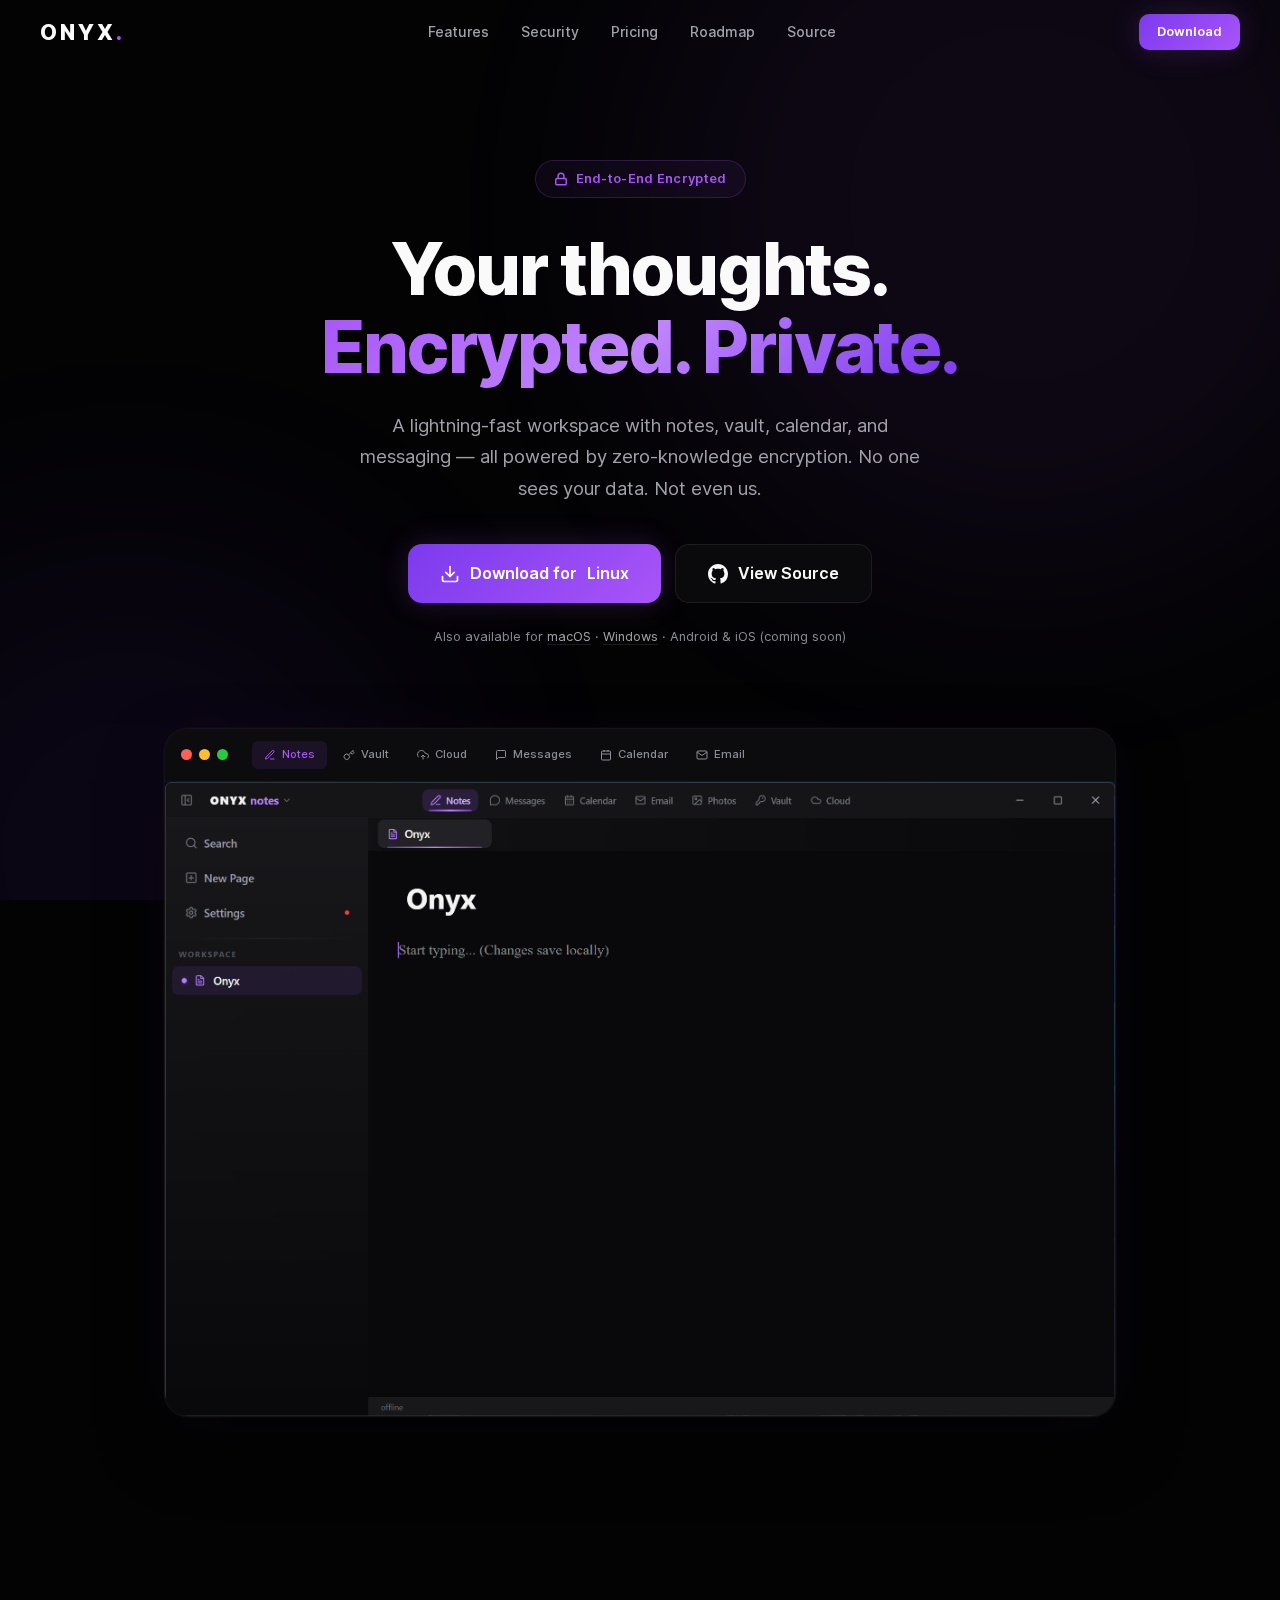
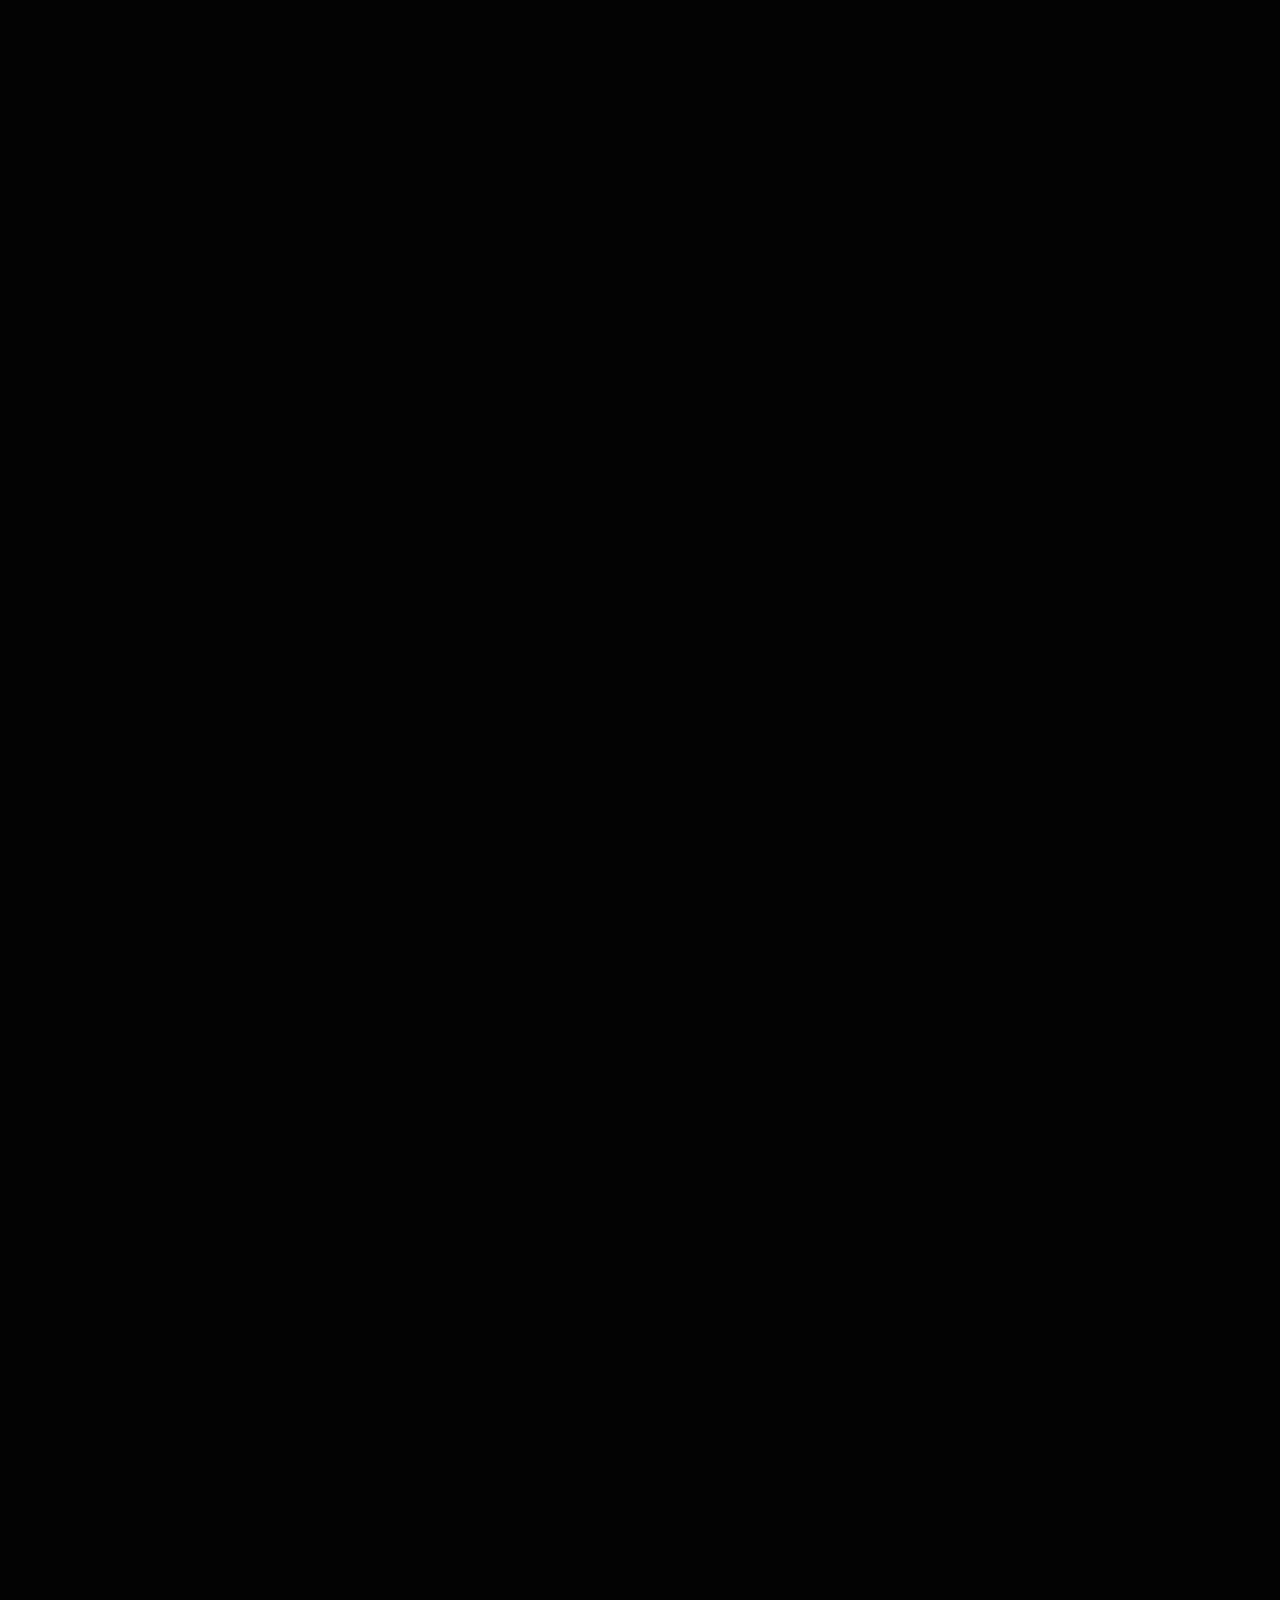
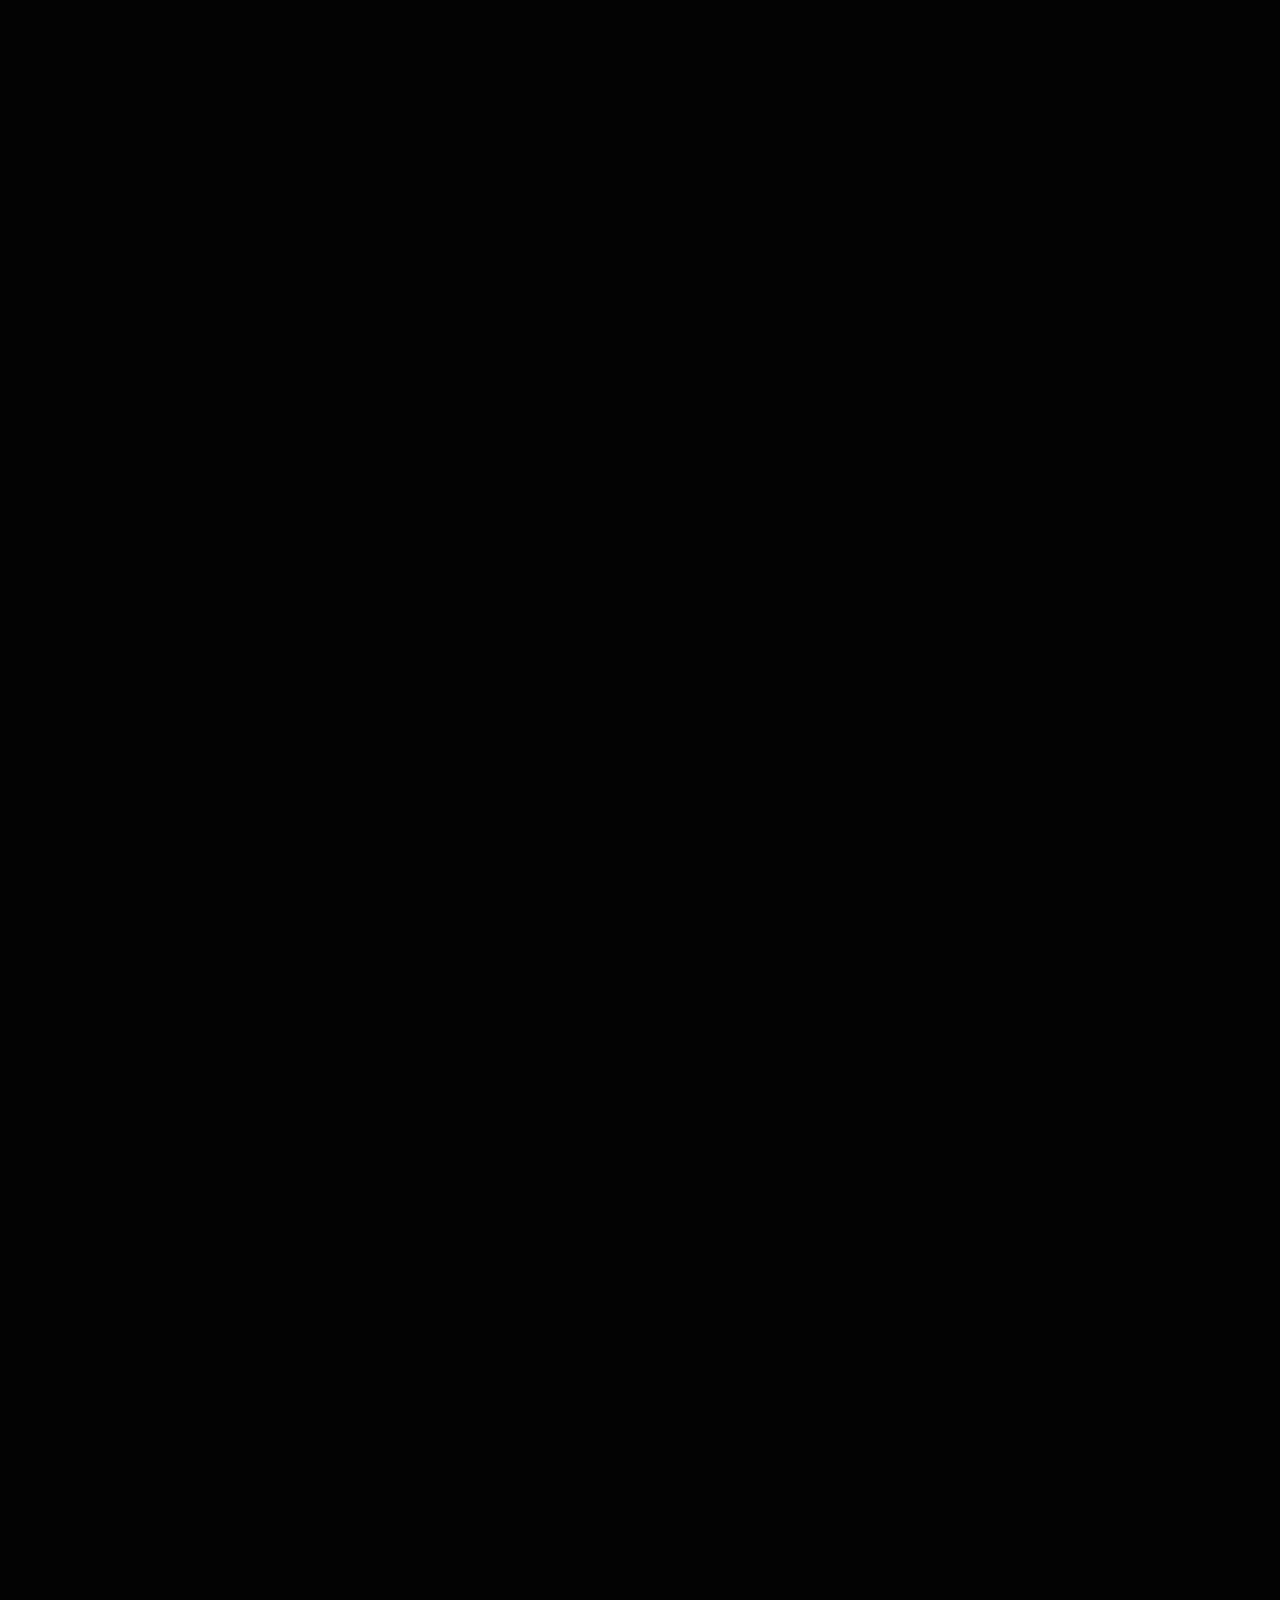
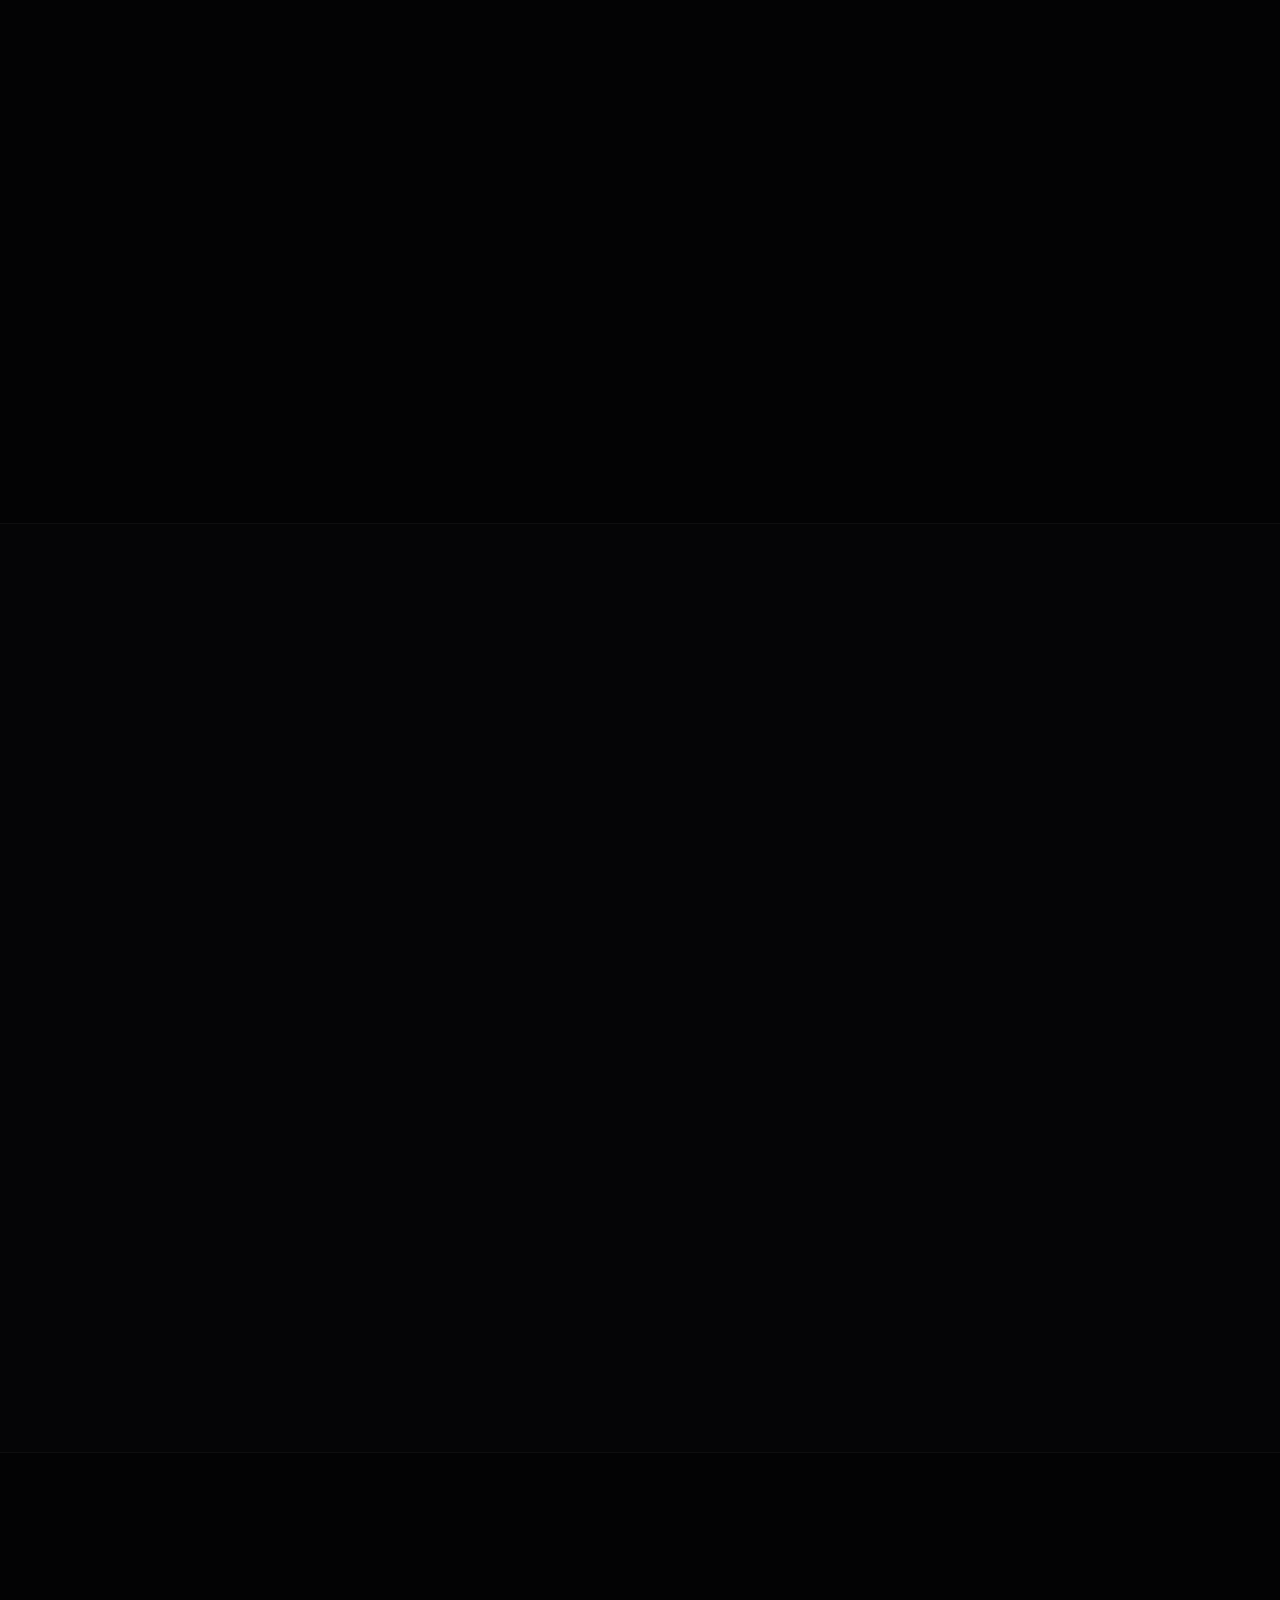
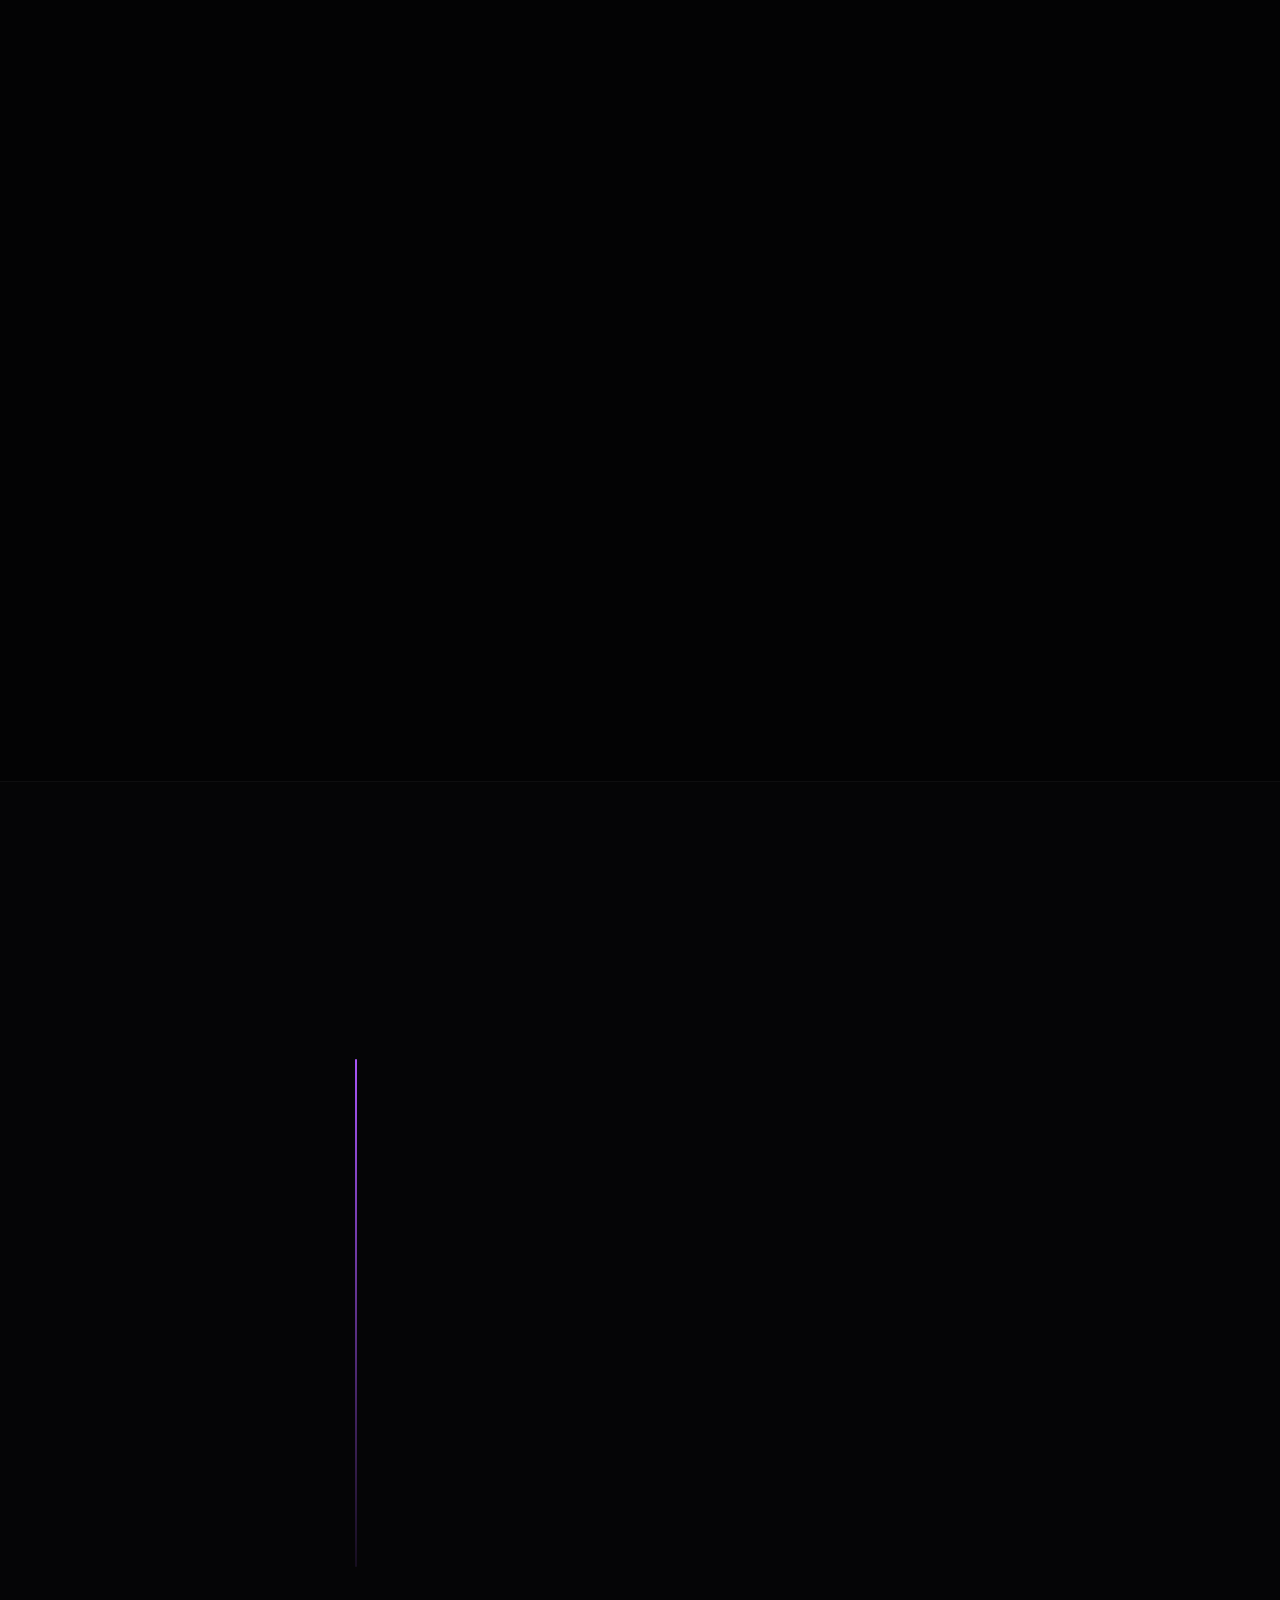
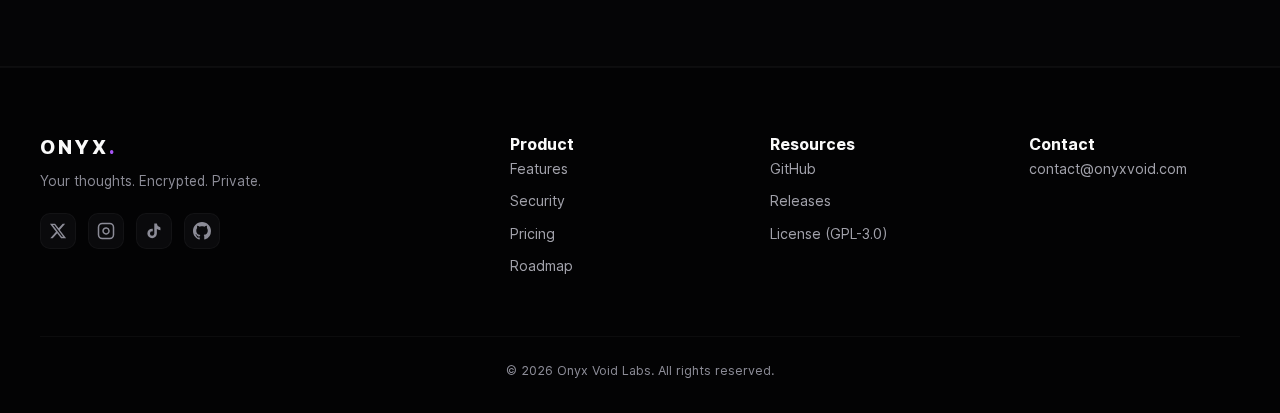
<file: index.html>
<!DOCTYPE html>
<html lang="en">

<head>
    <meta charset="UTF-8">
    <meta name="viewport" content="width=device-width, initial-scale=1.0">
    <title>ONYX — Encrypted Notes, Vault & Messaging</title>
    <meta name="description"
        content="End-to-end encrypted notes, password vault, calendar, and messaging. Zero-knowledge architecture. Your data, truly yours.">
    <meta name="keywords"
        content="encrypted notes, E2EE, zero-knowledge, markdown editor, password vault, private messaging, Onyx">
    <meta property="og:title" content="ONYX — Your thoughts. Encrypted.">
    <meta property="og:description" content="End-to-end encrypted notes, vault & messaging. Zero-knowledge by design.">
    <meta property="og:type" content="website">
    <meta property="og:url" content="https://onyxvoid.com">
    <link rel="preconnect" href="https://fonts.googleapis.com">
    <link rel="preconnect" href="https://fonts.gstatic.com" crossorigin>
    <link href="https://fonts.googleapis.com/css2?family=Inter:wght@300;400;500;600;700;800;900&display=swap"
        rel="stylesheet">
    <link rel="stylesheet" href="style.css">
    <link rel="icon" type="image/x-icon" href="assets/favicon.ico">
    <link rel="apple-touch-icon" sizes="180x180" href="assets/icon.png">
    <link rel="icon" type="image/png" sizes="32x32" href="assets/favicon-32x32.png">
    <link rel="icon" type="image/png" sizes="16x16" href="assets/favicon-16x16.png">
</head>

<body>

    <!-- Ambient glow -->
    <div class="ambient" aria-hidden="true">
        <div class="orb orb-1"></div>
        <div class="orb orb-2"></div>
    </div>

    <!-- Nav -->
    <nav id="nav">
        <div class="nav-inner">
            <a href="#" class="logo">ONYX<span class="dot">.</span></a>
            <div class="nav-links" id="navLinks">
                <a href="#features">Features</a>
                <a href="#security">Security</a>
                <a href="#pricing">Pricing</a>
                <a href="#roadmap">Roadmap</a>
                <a href="https://github.com/Onyx-Void-Labs/onyx" target="_blank" rel="noopener">Source</a>
            </div>
            <a href="#hero" class="btn btn-sm btn-primary nav-cta" id="navDownload">Download</a>
            <button class="nav-toggle" id="navToggle" aria-label="Toggle menu">
                <span></span><span></span><span></span>
            </button>
        </div>
    </nav>

    <main>

        <!-- ─── Hero ─── -->
        <section class="hero" id="hero">
            <div class="hero-badge reveal">
                <svg width="14" height="14" viewBox="0 0 24 24" fill="none" stroke="currentColor" stroke-width="2.5"
                    stroke-linecap="round" stroke-linejoin="round">
                    <rect x="3" y="11" width="18" height="11" rx="2" ry="2" />
                    <path d="M7 11V7a5 5 0 0 1 10 0v4" />
                </svg>
                End-to-End Encrypted
            </div>
            <h1 class="reveal">Your thoughts.<br><span class="gradient">Encrypted. Private.</span></h1>
            <p class="hero-sub reveal">A lightning-fast workspace with notes, vault, calendar, and messaging — all
                powered by zero-knowledge encryption. No one sees your data. Not even us.</p>
            <div class="hero-cta reveal">
                <a href="#" class="btn btn-primary btn-lg" id="downloadBtn">
                    <svg id="downloadIcon" width="20" height="20" viewBox="0 0 24 24" fill="none" stroke="currentColor"
                        stroke-width="2" stroke-linecap="round" stroke-linejoin="round">
                        <path d="M21 15v4a2 2 0 0 1-2 2H5a2 2 0 0 1-2-2v-4" />
                        <polyline points="7 10 12 15 17 10" />
                        <line x1="12" y1="15" x2="12" y2="3" />
                    </svg>
                    Download for <span id="osName">Windows</span>
                </a>
                <a href="https://github.com/Onyx-Void-Labs/onyx" class="btn btn-ghost btn-lg" target="_blank"
                    rel="noopener">
                    <svg width="20" height="20" viewBox="0 0 24 24" fill="currentColor">
                        <path
                            d="M12 0C5.37 0 0 5.37 0 12c0 5.31 3.435 9.795 8.205 11.385.6.105.825-.255.825-.57 0-.285-.015-1.23-.015-2.235-3.015.555-3.795-.735-4.035-1.41-.135-.345-.72-1.41-1.23-1.695-.42-.225-1.02-.78-.015-.795.945-.015 1.62.87 1.845 1.23 1.08 1.815 2.805 1.305 3.495.99.105-.78.42-1.305.765-1.605-2.67-.3-5.46-1.335-5.46-5.925 0-1.305.465-2.385 1.23-3.225-.12-.3-.54-1.53.12-3.18 0 0 1.005-.315 3.3 1.23.96-.27 1.98-.405 3-.405s2.04.135 3 .405c2.295-1.56 3.3-1.23 3.3-1.23.66 1.65.24 2.88.12 3.18.765.84 1.23 1.905 1.23 3.225 0 4.605-2.805 5.625-5.475 5.925.435.375.81 1.095.81 2.22 0 1.605-.015 2.895-.015 3.3 0 .315.225.69.825.57A12.02 12.02 0 0 0 24 12c0-6.63-5.37-12-12-12z" />
                    </svg>
                    View Source
                </a>
            </div>
            <p class="hero-platforms reveal">Also available for
                <a href="#" id="macLink">macOS</a> ·
                <a href="#" id="linuxLink">Linux</a> ·
                <span class="muted">Android & iOS <em>(coming soon)</em></span>
            </p>
        </section>

        <!-- ─── App Preview ─── -->
        <section class="preview reveal">
            <div class="preview-window">
                <div class="pw-bar">
                    <div class="pw-dots"><span></span><span></span><span></span></div>
                    <div class="pw-tabs">
                        <span class="pw-tab active" data-tab="notes" data-color="purple">
                            <svg width="12" height="12" viewBox="0 0 24 24" fill="none" stroke="currentColor"
                                stroke-width="2">
                                <path d="M12 20h9" />
                                <path d="M16.5 3.5a2.121 2.121 0 0 1 3 3L7 19l-4 1 1-4L16.5 3.5z" />
                            </svg>
                            Notes
                        </span>
                        <span class="pw-tab" data-tab="vault" data-color="purple">
                            <svg width="12" height="12" viewBox="0 0 24 24" fill="none" stroke="currentColor"
                                stroke-width="2">
                                <path
                                    d="M21 2l-2 2m-7.61 7.61a5.5 5.5 0 1 1-7.778 7.778 5.5 5.5 0 0 1 7.777-7.777zm0 0L15.5 7.5m0 0l3 3L22 7l-3-3m-3.5 3.5L19 4" />
                            </svg>
                            Vault
                        </span>
                        <span class="pw-tab" data-tab="cloud" data-color="blue">
                            <svg width="12" height="12" viewBox="0 0 24 24" fill="none" stroke="currentColor"
                                stroke-width="2">
                                <polyline points="16 16 12 12 8 16" />
                                <line x1="12" y1="12" x2="12" y2="21" />
                                <path d="M20.39 18.39A5 5 0 0 0 18 9h-1.26A8 8 0 1 0 3 16.3" />
                            </svg>
                            Cloud
                        </span>
                        <span class="pw-tab" data-tab="messages" data-color="blue">
                            <svg width="12" height="12" viewBox="0 0 24 24" fill="none" stroke="currentColor"
                                stroke-width="2">
                                <path d="M21 15a2 2 0 0 1-2 2H7l-4 4V5a2 2 0 0 1 2-2h14a2 2 0 0 1 2 2z" />
                            </svg>
                            Messages
                        </span>
                        <span class="pw-tab" data-tab="calendar" data-color="green">
                            <svg width="12" height="12" viewBox="0 0 24 24" fill="none" stroke="currentColor"
                                stroke-width="2">
                                <rect x="3" y="4" width="18" height="18" rx="2" ry="2" />
                                <line x1="16" y1="2" x2="16" y2="6" />
                                <line x1="8" y1="2" x2="8" y2="6" />
                                <line x1="3" y1="10" x2="21" y2="10" />
                            </svg>
                            Calendar
                        </span>
                        <span class="pw-tab" data-tab="email" data-color="amber">
                            <svg width="12" height="12" viewBox="0 0 24 24" fill="none" stroke="currentColor"
                                stroke-width="2">
                                <path d="M4 4h16c1.1 0 2 .9 2 2v12c0 1.1-.9 2-2 2H4c-1.1 0-2-.9-2-2V6c0-1.1.9-2 2-2z" />
                                <polyline points="22,6 12,13 2,6" />
                            </svg>
                            Email
                        </span>
                    </div>
                </div>
                <div class="pw-body">
                    <img class="pw-slide active" data-tab="notes" src="assets/Notes.png" alt="Onyx Notes">
                    <img class="pw-slide" data-tab="vault" src="assets/Vault.png" alt="Onyx Vault">
                    <img class="pw-slide" data-tab="cloud" src="assets/Cloud.png" alt="Onyx Cloud">
                    <img class="pw-slide" data-tab="messages" src="assets/Messages.png" alt="Onyx Messages">
                    <img class="pw-slide" data-tab="calendar" src="assets/Calendar.png" alt="Onyx Calendar">
                    <img class="pw-slide" data-tab="email" src="assets/Email.png" alt="Onyx Email">
                </div>
            </div>
        </section>

        <!-- ─── Features ─── -->
        <section id="features" class="section">
            <div class="section-header reveal">
                <h2>Built for <span class="gradient">everything you do</span></h2>
                <p>One encrypted workspace. Notes, messages, calendar, email, vault, and cloud — all private by default.
                </p>
            </div>
            <div class="features-grid">
                <div class="f-card reveal" style="--accent: #a855f7;">
                    <div class="f-icon">
                        <svg width="24" height="24" viewBox="0 0 24 24" fill="none" stroke="currentColor"
                            stroke-width="1.5">
                            <path d="M12 20h9" />
                            <path d="M16.5 3.5a2.121 2.121 0 0 1 3 3L7 19l-4 1 1-4L16.5 3.5z" />
                        </svg>
                    </div>
                    <h3>Notes</h3>
                    <p>Distraction-free Markdown editor with full GFM support, code blocks, LaTeX math, and instant
                        formatting.</p>
                    <span class="f-status live">Available Now</span>
                </div>
                <div class="f-card reveal" style="--accent: #a855f7;">
                    <div class="f-icon">
                        <svg width="24" height="24" viewBox="0 0 24 24" fill="none" stroke="currentColor"
                            stroke-width="1.5">
                            <path
                                d="M21 2l-2 2m-7.61 7.61a5.5 5.5 0 1 1-7.778 7.778 5.5 5.5 0 0 1 7.777-7.777zm0 0L15.5 7.5m0 0l3 3L22 7l-3-3m-3.5 3.5L19 4" />
                        </svg>
                    </div>
                    <h3>Vault</h3>
                    <p>Zero-knowledge password manager with breach monitoring, auto-fill, and tamper-proof storage.</p>
                    <span class="f-status live">Available Now</span>
                </div>
                <div class="f-card reveal" style="--accent: #06b6d4;">
                    <div class="f-icon">
                        <svg width="24" height="24" viewBox="0 0 24 24" fill="none" stroke="currentColor"
                            stroke-width="1.5">
                            <polyline points="16 16 12 12 8 16" />
                            <line x1="12" y1="12" x2="12" y2="21" />
                            <path d="M20.39 18.39A5 5 0 0 0 18 9h-1.26A8 8 0 1 0 3 16.3" />
                        </svg>
                    </div>
                    <h3>Cloud Sync</h3>
                    <p>Real-time encrypted sync across every device. Your data travels through a stateless relay — no
                        logs, no metadata.</p>
                    <div class="f-preview"><img src="assets/Cloud.png" alt="Onyx Cloud Sync" loading="lazy"></div>
                    <span class="f-status live">Available Now</span>
                </div>
                <div class="f-card reveal" style="--accent: #3b82f6;">
                    <div class="f-icon">
                        <svg width="24" height="24" viewBox="0 0 24 24" fill="none" stroke="currentColor"
                            stroke-width="1.5">
                            <path d="M21 15a2 2 0 0 1-2 2H7l-4 4V5a2 2 0 0 1 2-2h14a2 2 0 0 1 2 2z" />
                        </svg>
                    </div>
                    <h3>Messages</h3>
                    <p>Signal-level encrypted messaging with servers, channels, and voice — all private by default.</p>
                    <div class="f-preview"><img src="assets/Messages.png" alt="Onyx Messages" loading="lazy"></div>
                    <span class="f-status soon">Coming Soon</span>
                </div>
                <div class="f-card reveal" style="--accent: #22c55e;">
                    <div class="f-icon">
                        <svg width="24" height="24" viewBox="0 0 24 24" fill="none" stroke="currentColor"
                            stroke-width="1.5">
                            <rect x="3" y="4" width="18" height="18" rx="2" ry="2" />
                            <line x1="16" y1="2" x2="16" y2="6" />
                            <line x1="8" y1="2" x2="8" y2="6" />
                            <line x1="3" y1="10" x2="21" y2="10" />
                        </svg>
                    </div>
                    <h3>Calendar</h3>
                    <p>Schedule, agenda, and task tracking — encrypted end-to-end and synced across your workspace.</p>
                    <div class="f-preview"><img src="assets/Calendar.png" alt="Onyx Calendar" loading="lazy"></div>
                    <span class="f-status soon">Coming Soon</span>
                </div>
                <div class="f-card reveal" style="--accent: #f59e0b;">
                    <div class="f-icon">
                        <svg width="24" height="24" viewBox="0 0 24 24" fill="none" stroke="currentColor"
                            stroke-width="1.5">
                            <path d="M4 4h16c1.1 0 2 .9 2 2v12c0 1.1-.9 2-2 2H4c-1.1 0-2-.9-2-2V6c0-1.1.9-2 2-2z" />
                            <polyline points="22,6 12,13 2,6" />
                        </svg>
                    </div>
                    <h3>Email</h3>
                    <p>Private IMAP &amp; SMTP with client-side encryption via Rust backend. Your inbox, truly yours.
                    </p>
                    <div class="f-preview"><img src="assets/Email.png" alt="Onyx Email" loading="lazy"></div>
                    <span class="f-status soon">Coming Soon</span>
                </div>
            </div>
        </section>

        <!-- ─── Security ─── -->
        <section id="security" class="section section-dark">
            <div class="section-header reveal">
                <h2>Security that's <span class="gradient">non-negotiable</span></h2>
                <p>Built from the ground up with a zero-trust architecture. Every byte is encrypted before it leaves
                    your device.</p>
            </div>
            <div class="security-grid">
                <div class="s-card reveal">
                    <div class="s-icon">
                        <svg width="28" height="28" viewBox="0 0 24 24" fill="none" stroke="#a855f7" stroke-width="1.5">
                            <path d="M12 22s8-4 8-10V5l-8-3-8 3v7c0 6 8 10 8 10z" />
                        </svg>
                    </div>
                    <h3>End-to-End Encryption</h3>
                    <p>AES-256-GCM encryption with PBKDF2-derived keys. Your master password never leaves your device.
                        Even if our servers are breached, your data remains unreadable.</p>
                </div>
                <div class="s-card reveal">
                    <div class="s-icon">
                        <svg width="28" height="28" viewBox="0 0 24 24" fill="none" stroke="#a855f7" stroke-width="1.5">
                            <circle cx="12" cy="12" r="10" />
                            <path d="M9.09 9a3 3 0 0 1 5.83 1c0 2-3 3-3 3" />
                            <line x1="12" y1="17" x2="12.01" y2="17" />
                        </svg>
                    </div>
                    <h3>Zero-Knowledge Architecture</h3>
                    <p>We mathematically cannot access your data. No backdoors, no master keys, no exceptions. What you
                        store is visible only to you.</p>
                </div>
                <div class="s-card reveal">
                    <div class="s-icon">
                        <svg width="28" height="28" viewBox="0 0 24 24" fill="none" stroke="#a855f7" stroke-width="1.5">
                            <path d="M22 12h-4l-3 9L9 3l-3 9H2" />
                        </svg>
                    </div>
                    <h3>Stateless Relay</h3>
                    <p>Emails and sync traffic are dispatched through a stateless relay. No metadata, no content, no IP
                        addresses are ever logged. Privacy at the infrastructure level.</p>
                </div>
                <div class="s-card reveal">
                    <div class="s-icon">
                        <svg width="28" height="28" viewBox="0 0 24 24" fill="none" stroke="#a855f7" stroke-width="1.5">
                            <path d="M18 13v6a2 2 0 0 1-2 2H5a2 2 0 0 1-2-2V8a2 2 0 0 1 2-2h6" />
                            <polyline points="15 3 21 3 21 9" />
                            <line x1="10" y1="14" x2="21" y2="3" />
                        </svg>
                    </div>
                    <h3>Open Source</h3>
                    <p>Every line of code is open for inspection under GPL-3.0. Audit it, fork it, verify it yourself.
                        Trust through transparency, not promises.</p>
                </div>
            </div>
        </section>

        <!-- ─── Pricing ─── -->
        <section id="pricing" class="section">
            <div class="section-header reveal">
                <h2>Simple, honest <span class="gradient">pricing</span></h2>
                <p>No hidden fees. No data mining. Just straightforward storage for your encrypted workspace.</p>
            </div>
            <div class="pricing-grid">
                <div class="p-card reveal" style="--plan-color: #a1a1aa; --plan-glow: rgba(161, 161, 170, 0.15);">
                    <div class="p-icon-wrap">
                        <svg width="20" height="20" viewBox="0 0 24 24" fill="none" stroke="currentColor"
                            stroke-width="1.5">
                            <path d="M20 21v-2a4 4 0 0 0-4-4H8a4 4 0 0 0-4 4v2" />
                            <circle cx="12" cy="7" r="4" />
                        </svg>
                    </div>
                    <h3>Starter</h3>
                    <div class="p-price">Free</div>
                    <p class="p-desc">Get started with encrypted notes and vault.</p>
                    <ul class="p-features">
                        <li>1 GB encrypted storage</li>
                        <li>Unlimited notes</li>
                        <li>Password vault</li>
                        <li>E2E encryption</li>
                        <li>Works offline, always</li>
                    </ul>
                    <a href="#hero" class="btn btn-ghost btn-block">Get Started</a>
                </div>
                <div class="p-card reveal" style="--plan-color: #34d399; --plan-glow: rgba(52, 211, 153, 0.15);">
                    <div class="p-icon-wrap">
                        <svg width="20" height="20" viewBox="0 0 24 24" fill="none" stroke="currentColor"
                            stroke-width="1.5">
                            <polyline points="20 6 9 17 4 12" />
                        </svg>
                    </div>
                    <h3>Basic</h3>
                    <div class="p-price">$1 <span>AUD/mo</span></div>
                    <p class="p-desc">More space for your growing workspace.</p>
                    <ul class="p-features">
                        <li>25 GB encrypted storage</li>
                        <li>Everything in Starter</li>
                        <li>Cloud sync across devices</li>
                        <li>Priority relay access</li>
                    </ul>
                    <a href="#hero" class="btn btn-ghost btn-block">Download Onyx</a>
                </div>
                <div class="p-card reveal" style="--plan-color: #60a5fa; --plan-glow: rgba(96, 165, 250, 0.15);">
                    <div class="p-icon-wrap">
                        <svg width="20" height="20" viewBox="0 0 24 24" fill="none" stroke="currentColor"
                            stroke-width="1.5">
                            <polygon
                                points="12 2 15.09 8.26 22 9.27 17 14.14 18.18 21.02 12 17.77 5.82 21.02 7 14.14 2 9.27 8.91 8.26 12 2" />
                        </svg>
                    </div>
                    <h3>Pro</h3>
                    <div class="p-price">$2 <span>AUD/mo</span></div>
                    <p class="p-desc">For power users who need more room.</p>
                    <ul class="p-features">
                        <li>50 GB encrypted storage</li>
                        <li>Everything in Basic</li>
                        <li>Advanced search</li>
                        <li>24/7 support</li>
                    </ul>
                    <a href="#hero" class="btn btn-ghost btn-block">Download Onyx</a>
                </div>
                <div class="p-card featured reveal"
                    style="--plan-color: #a855f7; --plan-glow: rgba(168, 85, 247, 0.2);">
                    <div class="p-badge">Best Value</div>
                    <div class="p-icon-wrap">
                        <svg width="20" height="20" viewBox="0 0 24 24" fill="none" stroke="currentColor"
                            stroke-width="1.5">
                            <path d="M2 4l3 12h14l3-12-5.5 4L12 2l-4.5 6L2 4z" />
                            <path d="M5 16l-1 4h16l-1-4" />
                        </svg>
                    </div>
                    <h3>Ultra</h3>
                    <div class="p-price">$3 <span>AUD/mo</span></div>
                    <p class="p-desc">Maximum storage. Maximum privacy.</p>
                    <ul class="p-features">
                        <li>200 GB encrypted storage</li>
                        <li>Everything in Pro</li>
                        <li>AI assistant</li>
                        <li>Early access to features</li>
                    </ul>
                    <a href="#hero" class="btn btn-primary btn-block">Download Onyx</a>
                </div>
            </div>
        </section>

        <!-- ─── Roadmap ─── -->
        <section id="roadmap" class="section section-dark">
            <div class="section-header reveal">
                <h2>What's <span class="gradient">next</span></h2>
                <p>Onyx is in active development. Here's where we're headed.</p>
            </div>
            <div class="timeline">
                <div class="tl-item reveal">
                    <div class="tl-dot active"></div>
                    <div class="tl-content">
                        <span class="tl-label current">Current</span>
                        <h4>Alpha</h4>
                        <p>Notes, Vault, Cloud Sync, and core E2EE infrastructure. Available on Windows, macOS, and
                            Linux.</p>
                    </div>
                </div>
                <div class="tl-item reveal">
                    <div class="tl-dot"></div>
                    <div class="tl-content">
                        <span class="tl-label">Q2 2026</span>
                        <h4>Beta</h4>
                        <p>Encrypted messaging with servers and channels. Calendar integration. Public release
                            candidate.</p>
                    </div>
                </div>
                <div class="tl-item reveal">
                    <div class="tl-dot"></div>
                    <div class="tl-content">
                        <span class="tl-label">Q3 2026</span>
                        <h4>Mobile</h4>
                        <p>Android app launch, followed by iOS. Full sync with desktop workspace.</p>
                    </div>
                </div>
                <div class="tl-item reveal">
                    <div class="tl-dot"></div>
                    <div class="tl-content">
                        <span class="tl-label">Q4 2026</span>
                        <h4>Collaboration</h4>
                        <p>Real-time encrypted collaboration on shared notes. Private email client. Voice channels.</p>
                    </div>
                </div>
            </div>
        </section>

    </main>

    <!-- ─── Footer ─── -->
    <footer>
        <div class="footer-inner">
            <div class="footer-brand">
                <span class="logo">ONYX<span class="dot">.</span></span>
                <p>Your thoughts. Encrypted. Private.</p>
                <div class="footer-socials">
                    <a href="https://x.com/onyxvoidlabs" target="_blank" rel="noopener" aria-label="Twitter / X">
                        <svg width="18" height="18" viewBox="0 0 24 24" fill="currentColor">
                            <path
                                d="M18.244 2.25h3.308l-7.227 8.26 8.502 11.24H16.17l-5.214-6.817L4.99 21.75H1.68l7.73-8.835L1.254 2.25H8.08l4.713 6.231zm-1.161 17.52h1.833L7.084 4.126H5.117z" />
                        </svg>
                    </a>
                    <a href="https://www.instagram.com/onyxvoidlabs/" target="_blank" rel="noopener"
                        aria-label="Instagram">
                        <svg width="18" height="18" viewBox="0 0 24 24" fill="none" stroke="currentColor"
                            stroke-width="2">
                            <rect x="2" y="2" width="20" height="20" rx="5" ry="5" />
                            <path d="M16 11.37A4 4 0 1 1 12.63 8 4 4 0 0 1 16 11.37z" />
                            <line x1="17.5" y1="6.5" x2="17.51" y2="6.5" />
                        </svg>
                    </a>
                    <a href="https://www.tiktok.com/@onyxvoidlabs" target="_blank" rel="noopener" aria-label="TikTok">
                        <svg width="18" height="18" viewBox="0 0 24 24" fill="currentColor">
                            <path
                                d="M19.59 6.69a4.83 4.83 0 0 1-3.77-4.25V2h-3.45v13.67a2.89 2.89 0 0 1-2.88 2.5 2.89 2.89 0 0 1 0-5.78 2.92 2.92 0 0 1 .88.13V9.04a6.3 6.3 0 0 0-.88-.07 6.34 6.34 0 0 0 0 12.68 6.34 6.34 0 0 0 6.34-6.34V9.41a8.16 8.16 0 0 0 4.76 1.52v-3.4a4.85 4.85 0 0 1-1-.84z" />
                        </svg>
                    </a>
                    <a href="https://github.com/Onyx-Void-Labs/onyx" target="_blank" rel="noopener" aria-label="GitHub">
                        <svg width="18" height="18" viewBox="0 0 24 24" fill="currentColor">
                            <path
                                d="M12 0C5.37 0 0 5.37 0 12c0 5.31 3.435 9.795 8.205 11.385.6.105.825-.255.825-.57 0-.285-.015-1.23-.015-2.235-3.015.555-3.795-.735-4.035-1.41-.135-.345-.72-1.41-1.23-1.695-.42-.225-1.02-.78-.015-.795.945-.015 1.62.87 1.845 1.23 1.08 1.815 2.805 1.305 3.495.99.105-.78.42-1.305.765-1.605-2.67-.3-5.46-1.335-5.46-5.925 0-1.305.465-2.385 1.23-3.225-.12-.3-.54-1.53.12-3.18 0 0 1.005-.315 3.3 1.23.96-.27 1.98-.405 3-.405s2.04.135 3 .405c2.295-1.56 3.3-1.23 3.3-1.23.66 1.65.24 2.88.12 3.18.765.84 1.23 1.905 1.23 3.225 0 4.605-2.805 5.625-5.475 5.925.435.375.81 1.095.81 2.22 0 1.605-.015 2.895-.015 3.3 0 .315.225.69.825.57A12.02 12.02 0 0 0 24 12c0-6.63-5.37-12-12-12z" />
                        </svg>
                    </a>
                </div>
            </div>
            <div class="footer-col">
                <h4>Product</h4>
                <a href="#features">Features</a>
                <a href="#security">Security</a>
                <a href="#pricing">Pricing</a>
                <a href="#roadmap">Roadmap</a>
            </div>
            <div class="footer-col">
                <h4>Resources</h4>
                <a href="https://github.com/Onyx-Void-Labs/onyx" target="_blank" rel="noopener">GitHub</a>
                <a href="https://github.com/Onyx-Void-Labs/onyx/releases" target="_blank" rel="noopener">Releases</a>
                <a href="https://github.com/Onyx-Void-Labs/onyx/blob/main/LICENSE" target="_blank"
                    rel="noopener">License (GPL-3.0)</a>
            </div>
            <div class="footer-col">
                <h4>Contact</h4>
                <a href="mailto:contact@onyxvoid.com">contact@onyxvoid.com</a>
            </div>
        </div>
        <div class="footer-bottom">
            <p>&copy; 2026 Onyx Void Labs. All rights reserved.</p>
        </div>
    </footer>

    <script src="script.js"></script>
</body>

</html>
</file>
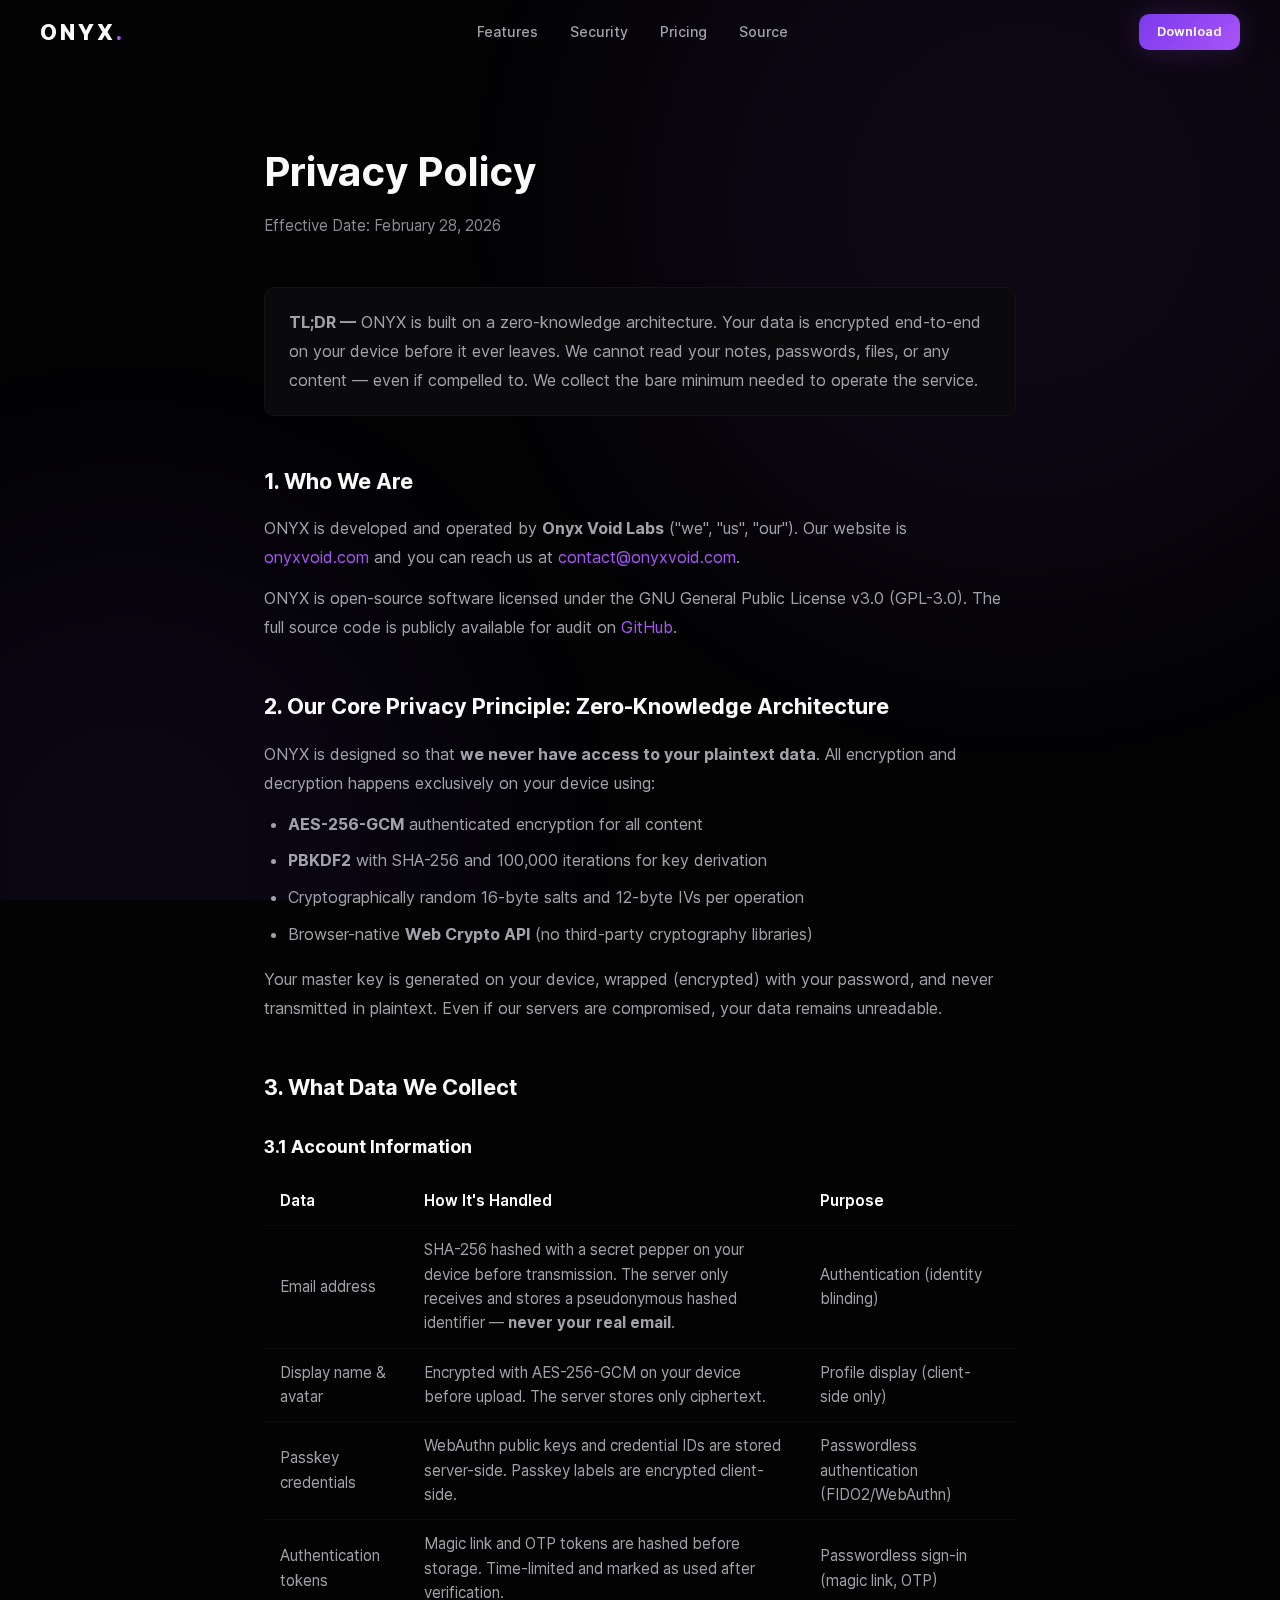
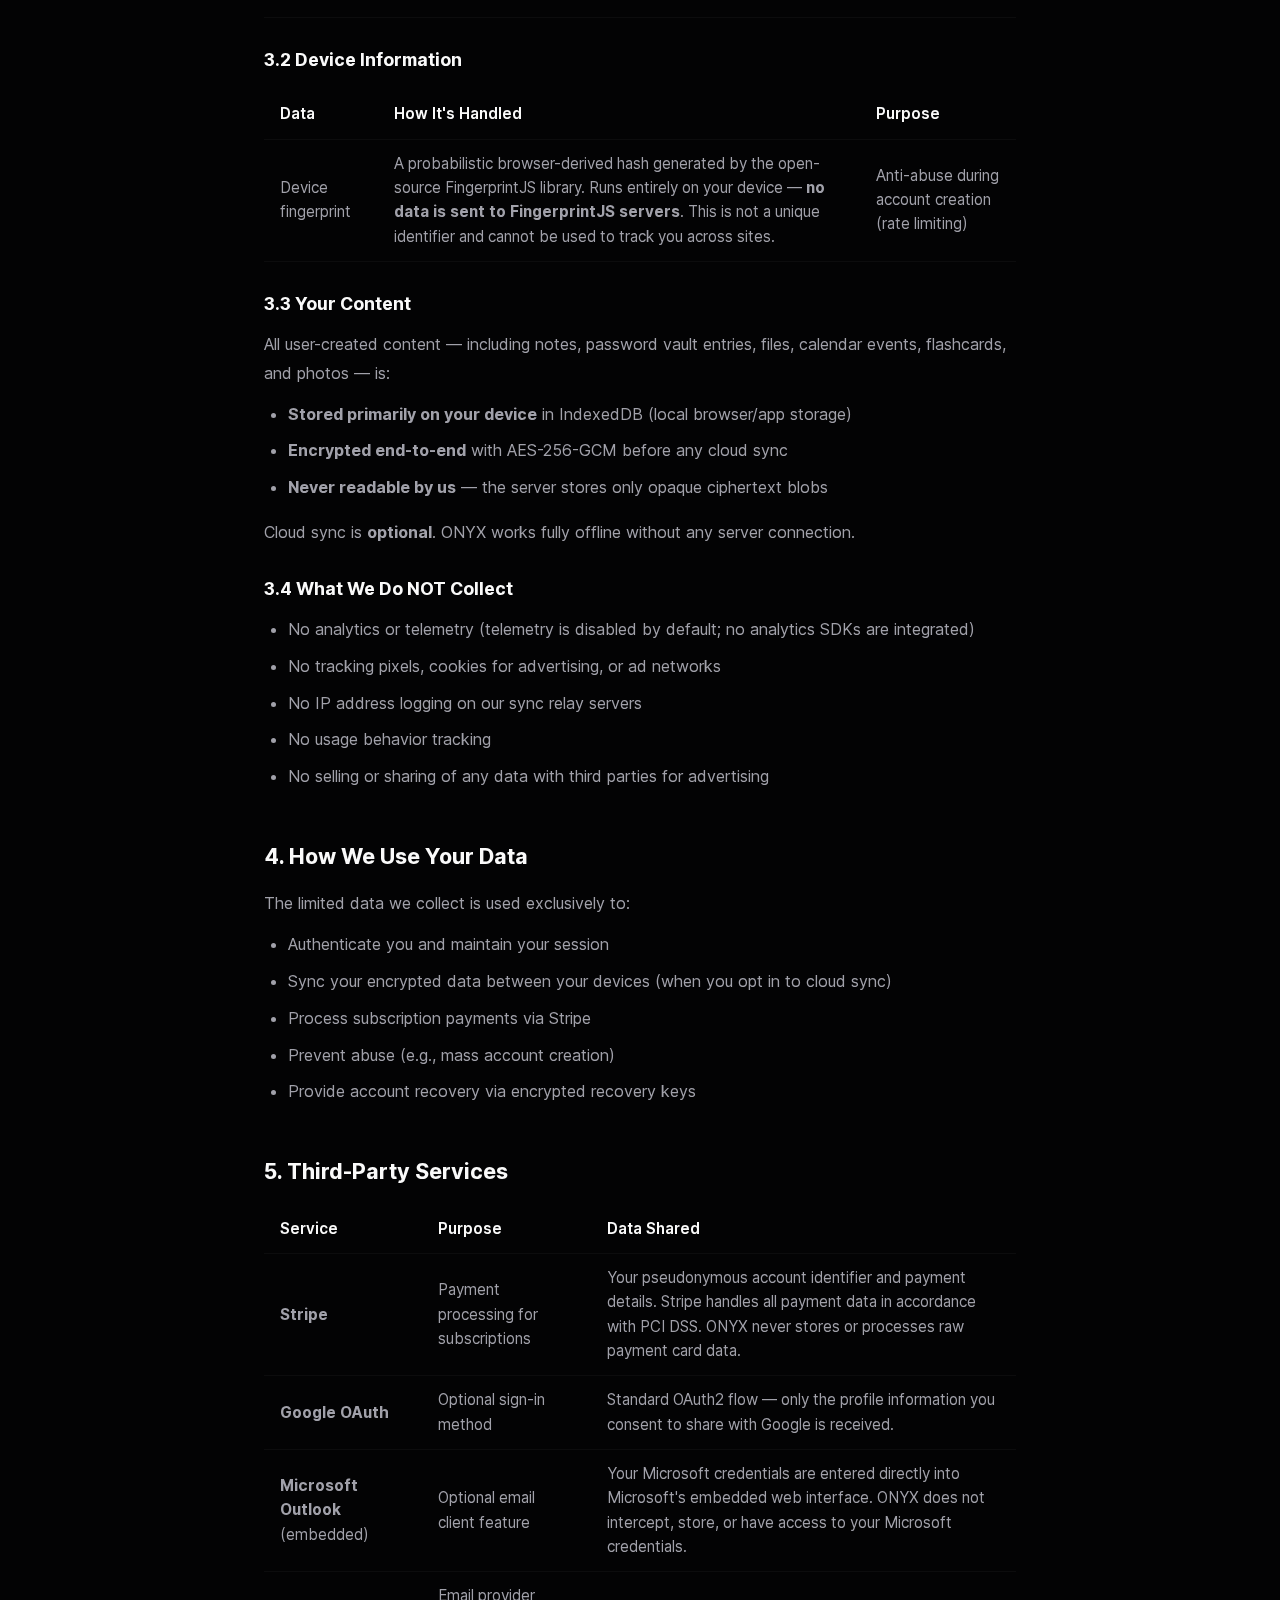
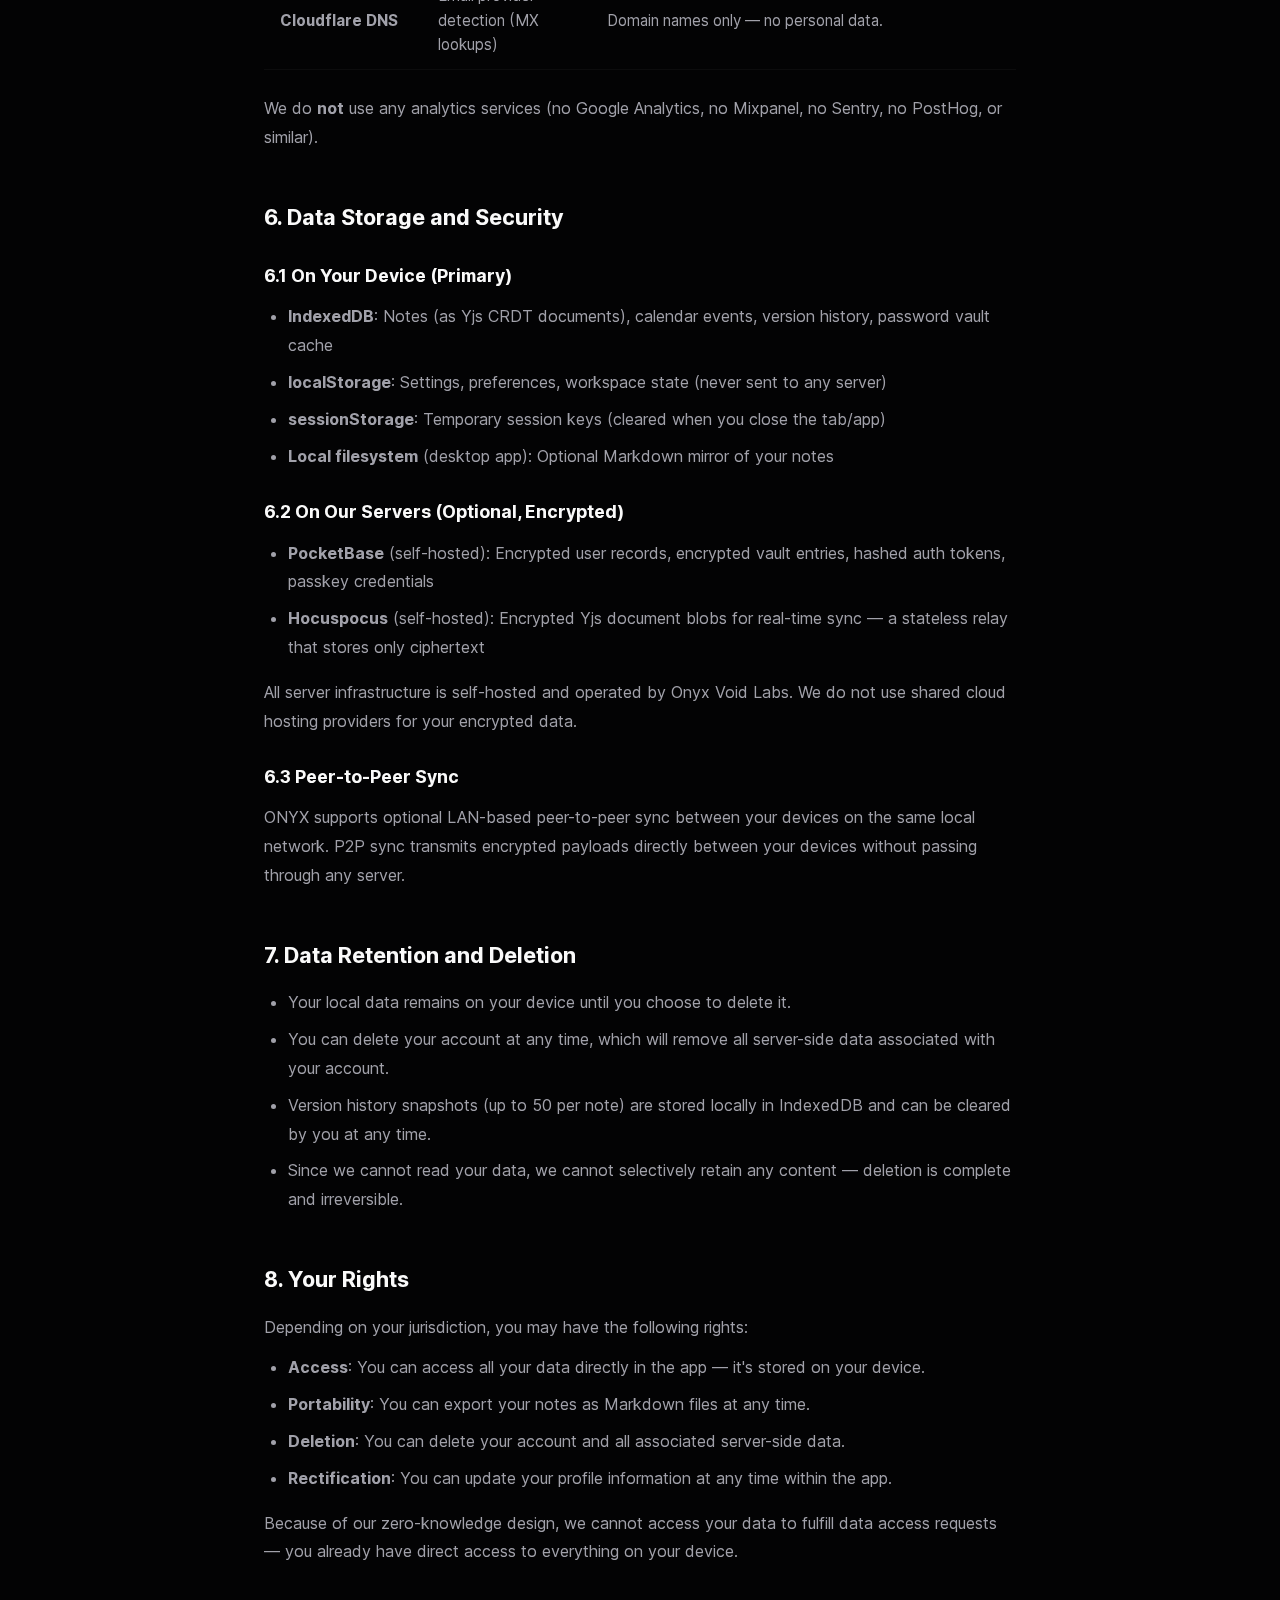
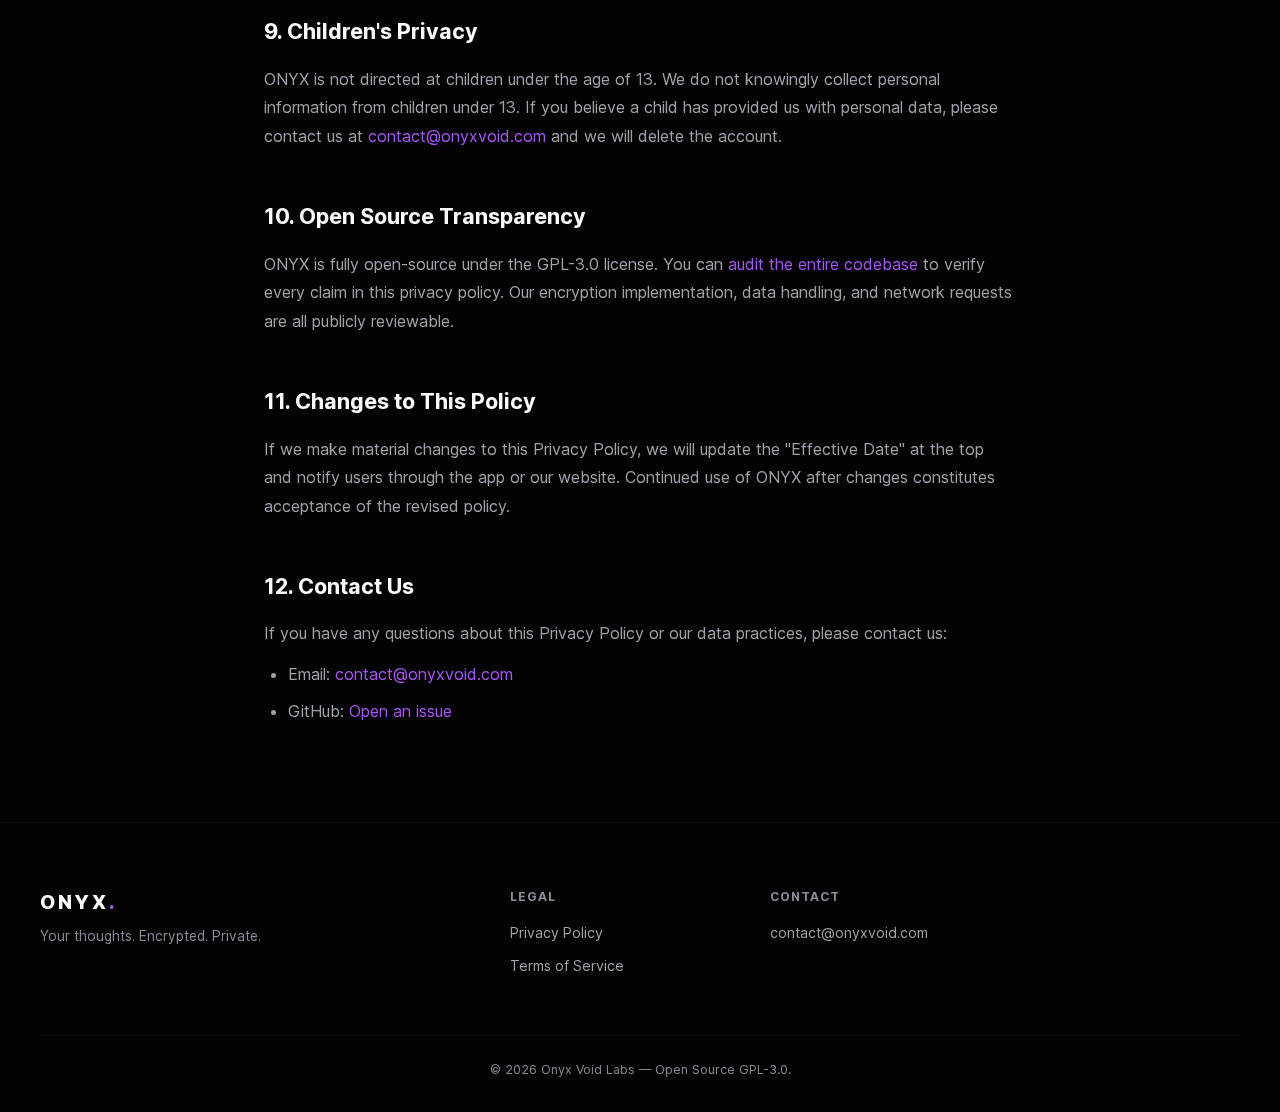
<file: privacy.html>
<!DOCTYPE html>
<html lang="en">

<head>
    <meta charset="UTF-8">
    <meta name="viewport" content="width=device-width, initial-scale=1.0">
    <title>Privacy Policy — ONYX</title>
    <meta name="description" content="Privacy Policy for ONYX, the end-to-end encrypted notes app and vault by Onyx Void Labs.">
    <link rel="canonical" href="https://onyxvoid.com/privacy">
    <link rel="icon" type="image/x-icon" href="assets/favicon.ico">
    <link rel="icon" type="image/png" sizes="96x96" href="assets/favicon-96x96.png">
    <link rel="icon" type="image/svg+xml" href="assets/favicon.svg">
    <link rel="apple-touch-icon" sizes="180x180" href="assets/apple-touch-icon.png">
    <link rel="manifest" href="assets/site.webmanifest">
    <link rel="preload" href="assets/fonts/inter-v13-latin-regular.woff2" as="font" type="font/woff2" crossorigin>
    <link rel="stylesheet" href="style.css">
</head>

<body>

    <!-- Ambient glow -->
    <div class="ambient" aria-hidden="true">
        <div class="orb orb-1"></div>
        <div class="orb orb-2"></div>
    </div>

    <!-- Nav -->
    <nav id="nav">
        <div class="nav-inner">
            <a href="/" class="logo">ONYX<span class="dot">.</span></a>
            <div class="nav-links">
                <a href="/#features">Features</a>
                <a href="/#security">Security</a>
                <a href="/#pricing">Pricing</a>
                <a href="https://github.com/Onyx-Void-Labs/onyx" target="_blank" rel="noopener">Source</a>
            </div>
            <a href="/#hero" class="btn btn-sm btn-primary nav-cta">Download</a>
        </div>
    </nav>

    <main>
        <article class="legal-page">
            <h1>Privacy Policy</h1>
            <p class="effective-date">Effective Date: February 28, 2026</p>

            <div class="highlight-box">
                <p><strong>TL;DR —</strong> ONYX is built on a zero-knowledge architecture. Your data is encrypted end-to-end on your device before it ever leaves. We cannot read your notes, passwords, files, or any content — even if compelled to. We collect the bare minimum needed to operate the service.</p>
            </div>

            <h2>1. Who We Are</h2>
            <p>ONYX is developed and operated by <strong>Onyx Void Labs</strong> ("we", "us", "our"). Our website is <a href="https://onyxvoid.com">onyxvoid.com</a> and you can reach us at <a href="mailto:contact@onyxvoid.com">contact@onyxvoid.com</a>.</p>
            <p>ONYX is open-source software licensed under the GNU General Public License v3.0 (GPL-3.0). The full source code is publicly available for audit on <a href="https://github.com/Onyx-Void-Labs/onyx" target="_blank" rel="noopener">GitHub</a>.</p>

            <h2>2. Our Core Privacy Principle: Zero-Knowledge Architecture</h2>
            <p>ONYX is designed so that <strong>we never have access to your plaintext data</strong>. All encryption and decryption happens exclusively on your device using:</p>
            <ul>
                <li><strong>AES-256-GCM</strong> authenticated encryption for all content</li>
                <li><strong>PBKDF2</strong> with SHA-256 and 100,000 iterations for key derivation</li>
                <li>Cryptographically random 16-byte salts and 12-byte IVs per operation</li>
                <li>Browser-native <strong>Web Crypto API</strong> (no third-party cryptography libraries)</li>
            </ul>
            <p>Your master key is generated on your device, wrapped (encrypted) with your password, and never transmitted in plaintext. Even if our servers are compromised, your data remains unreadable.</p>

            <h2>3. What Data We Collect</h2>

            <h3>3.1 Account Information</h3>
            <table>
                <thead>
                    <tr>
                        <th>Data</th>
                        <th>How It's Handled</th>
                        <th>Purpose</th>
                    </tr>
                </thead>
                <tbody>
                    <tr>
                        <td>Email address</td>
                        <td>SHA-256 hashed with a secret pepper on your device before transmission. The server only receives and stores a pseudonymous hashed identifier — <strong>never your real email</strong>.</td>
                        <td>Authentication (identity blinding)</td>
                    </tr>
                    <tr>
                        <td>Display name &amp; avatar</td>
                        <td>Encrypted with AES-256-GCM on your device before upload. The server stores only ciphertext.</td>
                        <td>Profile display (client-side only)</td>
                    </tr>
                    <tr>
                        <td>Passkey credentials</td>
                        <td>WebAuthn public keys and credential IDs are stored server-side. Passkey labels are encrypted client-side.</td>
                        <td>Passwordless authentication (FIDO2/WebAuthn)</td>
                    </tr>
                    <tr>
                        <td>Authentication tokens</td>
                        <td>Magic link and OTP tokens are hashed before storage. Time-limited and marked as used after verification.</td>
                        <td>Passwordless sign-in (magic link, OTP)</td>
                    </tr>
                </tbody>
            </table>

            <h3>3.2 Device Information</h3>
            <table>
                <thead>
                    <tr>
                        <th>Data</th>
                        <th>How It's Handled</th>
                        <th>Purpose</th>
                    </tr>
                </thead>
                <tbody>
                    <tr>
                        <td>Device fingerprint</td>
                        <td>A probabilistic browser-derived hash generated by the open-source FingerprintJS library. Runs entirely on your device — <strong>no data is sent to FingerprintJS servers</strong>. This is not a unique identifier and cannot be used to track you across sites.</td>
                        <td>Anti-abuse during account creation (rate limiting)</td>
                    </tr>
                </tbody>
            </table>

            <h3>3.3 Your Content</h3>
            <p>All user-created content — including notes, password vault entries, files, calendar events, flashcards, and photos — is:</p>
            <ul>
                <li><strong>Stored primarily on your device</strong> in IndexedDB (local browser/app storage)</li>
                <li><strong>Encrypted end-to-end</strong> with AES-256-GCM before any cloud sync</li>
                <li><strong>Never readable by us</strong> — the server stores only opaque ciphertext blobs</li>
            </ul>
            <p>Cloud sync is <strong>optional</strong>. ONYX works fully offline without any server connection.</p>

            <h3>3.4 What We Do NOT Collect</h3>
            <ul>
                <li>No analytics or telemetry (telemetry is disabled by default; no analytics SDKs are integrated)</li>
                <li>No tracking pixels, cookies for advertising, or ad networks</li>
                <li>No IP address logging on our sync relay servers</li>
                <li>No usage behavior tracking</li>
                <li>No selling or sharing of any data with third parties for advertising</li>
            </ul>

            <h2>4. How We Use Your Data</h2>
            <p>The limited data we collect is used exclusively to:</p>
            <ul>
                <li>Authenticate you and maintain your session</li>
                <li>Sync your encrypted data between your devices (when you opt in to cloud sync)</li>
                <li>Process subscription payments via Stripe</li>
                <li>Prevent abuse (e.g., mass account creation)</li>
                <li>Provide account recovery via encrypted recovery keys</li>
            </ul>

            <h2>5. Third-Party Services</h2>
            <table>
                <thead>
                    <tr>
                        <th>Service</th>
                        <th>Purpose</th>
                        <th>Data Shared</th>
                    </tr>
                </thead>
                <tbody>
                    <tr>
                        <td><strong>Stripe</strong></td>
                        <td>Payment processing for subscriptions</td>
                        <td>Your pseudonymous account identifier and payment details. Stripe handles all payment data in accordance with PCI DSS. ONYX never stores or processes raw payment card data.</td>
                    </tr>
                    <tr>
                        <td><strong>Google OAuth</strong></td>
                        <td>Optional sign-in method</td>
                        <td>Standard OAuth2 flow — only the profile information you consent to share with Google is received.</td>
                    </tr>
                    <tr>
                        <td><strong>Microsoft Outlook</strong> (embedded)</td>
                        <td>Optional email client feature</td>
                        <td>Your Microsoft credentials are entered directly into Microsoft's embedded web interface. ONYX does not intercept, store, or have access to your Microsoft credentials.</td>
                    </tr>
                    <tr>
                        <td><strong>Cloudflare DNS</strong></td>
                        <td>Email provider detection (MX lookups)</td>
                        <td>Domain names only — no personal data.</td>
                    </tr>
                </tbody>
            </table>
            <p>We do <strong>not</strong> use any analytics services (no Google Analytics, no Mixpanel, no Sentry, no PostHog, or similar).</p>

            <h2>6. Data Storage and Security</h2>
            <h3>6.1 On Your Device (Primary)</h3>
            <ul>
                <li><strong>IndexedDB</strong>: Notes (as Yjs CRDT documents), calendar events, version history, password vault cache</li>
                <li><strong>localStorage</strong>: Settings, preferences, workspace state (never sent to any server)</li>
                <li><strong>sessionStorage</strong>: Temporary session keys (cleared when you close the tab/app)</li>
                <li><strong>Local filesystem</strong> (desktop app): Optional Markdown mirror of your notes</li>
            </ul>

            <h3>6.2 On Our Servers (Optional, Encrypted)</h3>
            <ul>
                <li><strong>PocketBase</strong> (self-hosted): Encrypted user records, encrypted vault entries, hashed auth tokens, passkey credentials</li>
                <li><strong>Hocuspocus</strong> (self-hosted): Encrypted Yjs document blobs for real-time sync — a stateless relay that stores only ciphertext</li>
            </ul>
            <p>All server infrastructure is self-hosted and operated by Onyx Void Labs. We do not use shared cloud hosting providers for your encrypted data.</p>

            <h3>6.3 Peer-to-Peer Sync</h3>
            <p>ONYX supports optional LAN-based peer-to-peer sync between your devices on the same local network. P2P sync transmits encrypted payloads directly between your devices without passing through any server.</p>

            <h2>7. Data Retention and Deletion</h2>
            <ul>
                <li>Your local data remains on your device until you choose to delete it.</li>
                <li>You can delete your account at any time, which will remove all server-side data associated with your account.</li>
                <li>Version history snapshots (up to 50 per note) are stored locally in IndexedDB and can be cleared by you at any time.</li>
                <li>Since we cannot read your data, we cannot selectively retain any content — deletion is complete and irreversible.</li>
            </ul>

            <h2>8. Your Rights</h2>
            <p>Depending on your jurisdiction, you may have the following rights:</p>
            <ul>
                <li><strong>Access</strong>: You can access all your data directly in the app — it's stored on your device.</li>
                <li><strong>Portability</strong>: You can export your notes as Markdown files at any time.</li>
                <li><strong>Deletion</strong>: You can delete your account and all associated server-side data.</li>
                <li><strong>Rectification</strong>: You can update your profile information at any time within the app.</li>
            </ul>
            <p>Because of our zero-knowledge design, we cannot access your data to fulfill data access requests — you already have direct access to everything on your device.</p>

            <h2>9. Children's Privacy</h2>
            <p>ONYX is not directed at children under the age of 13. We do not knowingly collect personal information from children under 13. If you believe a child has provided us with personal data, please contact us at <a href="mailto:contact@onyxvoid.com">contact@onyxvoid.com</a> and we will delete the account.</p>

            <h2>10. Open Source Transparency</h2>
            <p>ONYX is fully open-source under the GPL-3.0 license. You can <a href="https://github.com/Onyx-Void-Labs/onyx" target="_blank" rel="noopener">audit the entire codebase</a> to verify every claim in this privacy policy. Our encryption implementation, data handling, and network requests are all publicly reviewable.</p>

            <h2>11. Changes to This Policy</h2>
            <p>If we make material changes to this Privacy Policy, we will update the "Effective Date" at the top and notify users through the app or our website. Continued use of ONYX after changes constitutes acceptance of the revised policy.</p>

            <h2>12. Contact Us</h2>
            <p>If you have any questions about this Privacy Policy or our data practices, please contact us:</p>
            <ul>
                <li>Email: <a href="mailto:contact@onyxvoid.com">contact@onyxvoid.com</a></li>
                <li>GitHub: <a href="https://github.com/Onyx-Void-Labs/onyx/issues" target="_blank" rel="noopener">Open an issue</a></li>
            </ul>
        </article>
    </main>

    <!-- ─── Footer ─── -->
    <footer>
        <div class="footer-inner">
            <div class="footer-brand">
                <span class="logo">ONYX<span class="dot">.</span></span>
                <p>Your thoughts. Encrypted. Private.</p>
            </div>
            <div class="footer-col">
                <h3>Legal</h3>
                <a href="/privacy">Privacy Policy</a>
                <a href="/terms">Terms of Service</a>
            </div>
            <div class="footer-col">
                <h3>Contact</h3>
                <a href="mailto:contact@onyxvoid.com">contact@onyxvoid.com</a>
            </div>
        </div>
        <div class="footer-bottom">
            <p>&copy; 2026 Onyx Void Labs &mdash; Open Source GPL-3.0.</p>
        </div>
    </footer>

    <script src="script.js" defer></script>
</body>

</html>
</file>
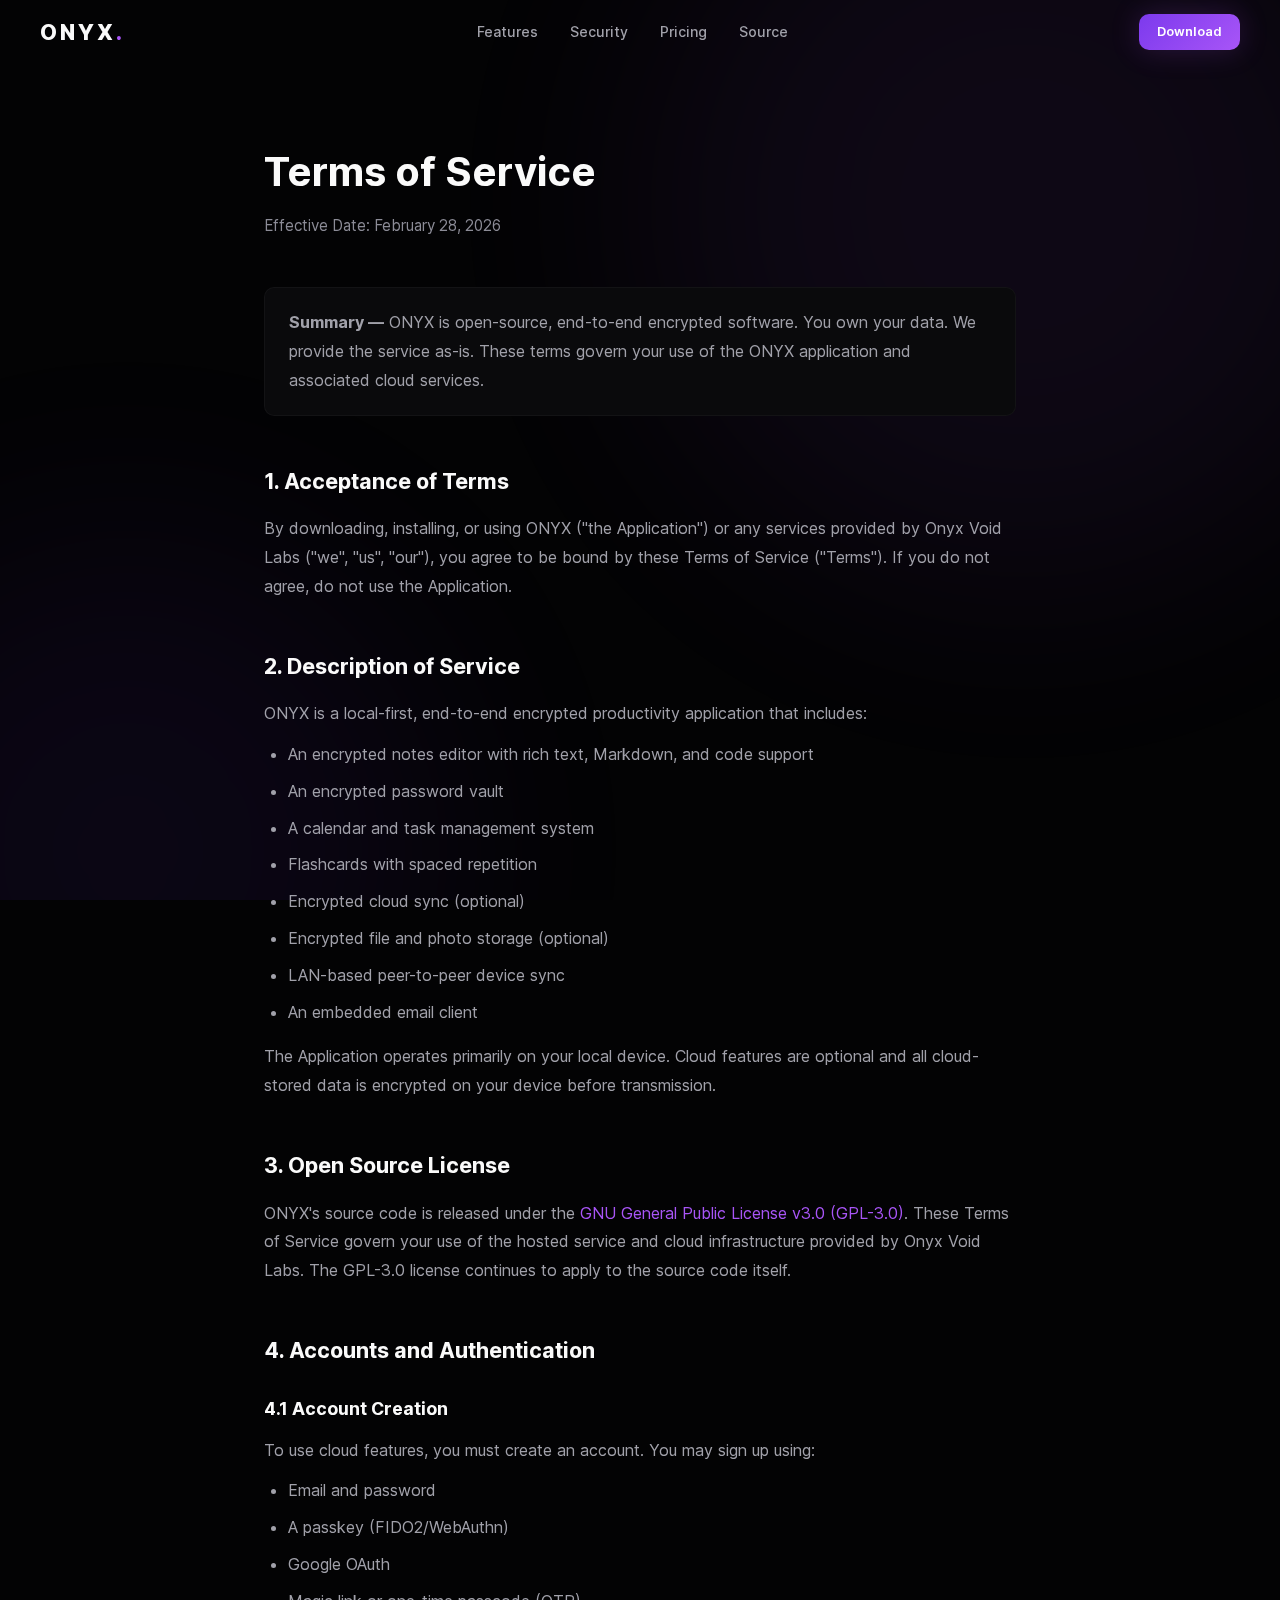
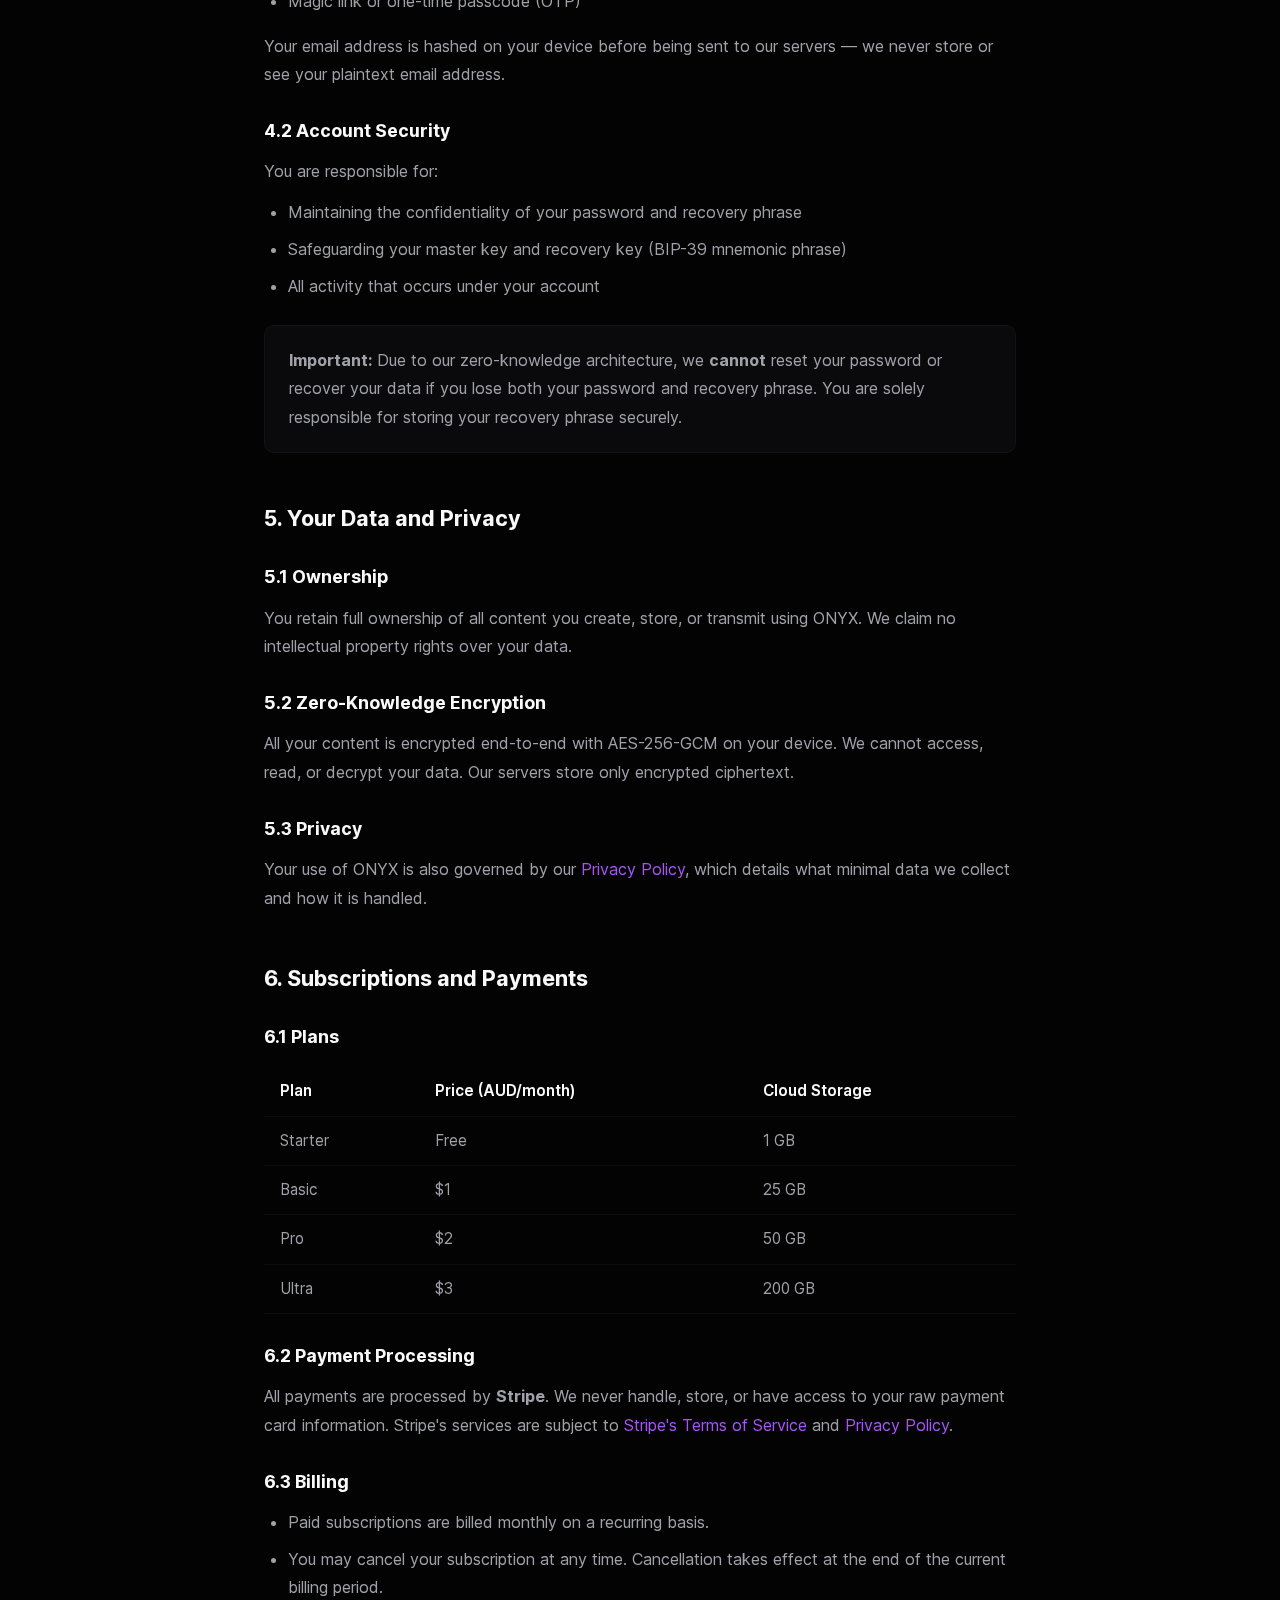
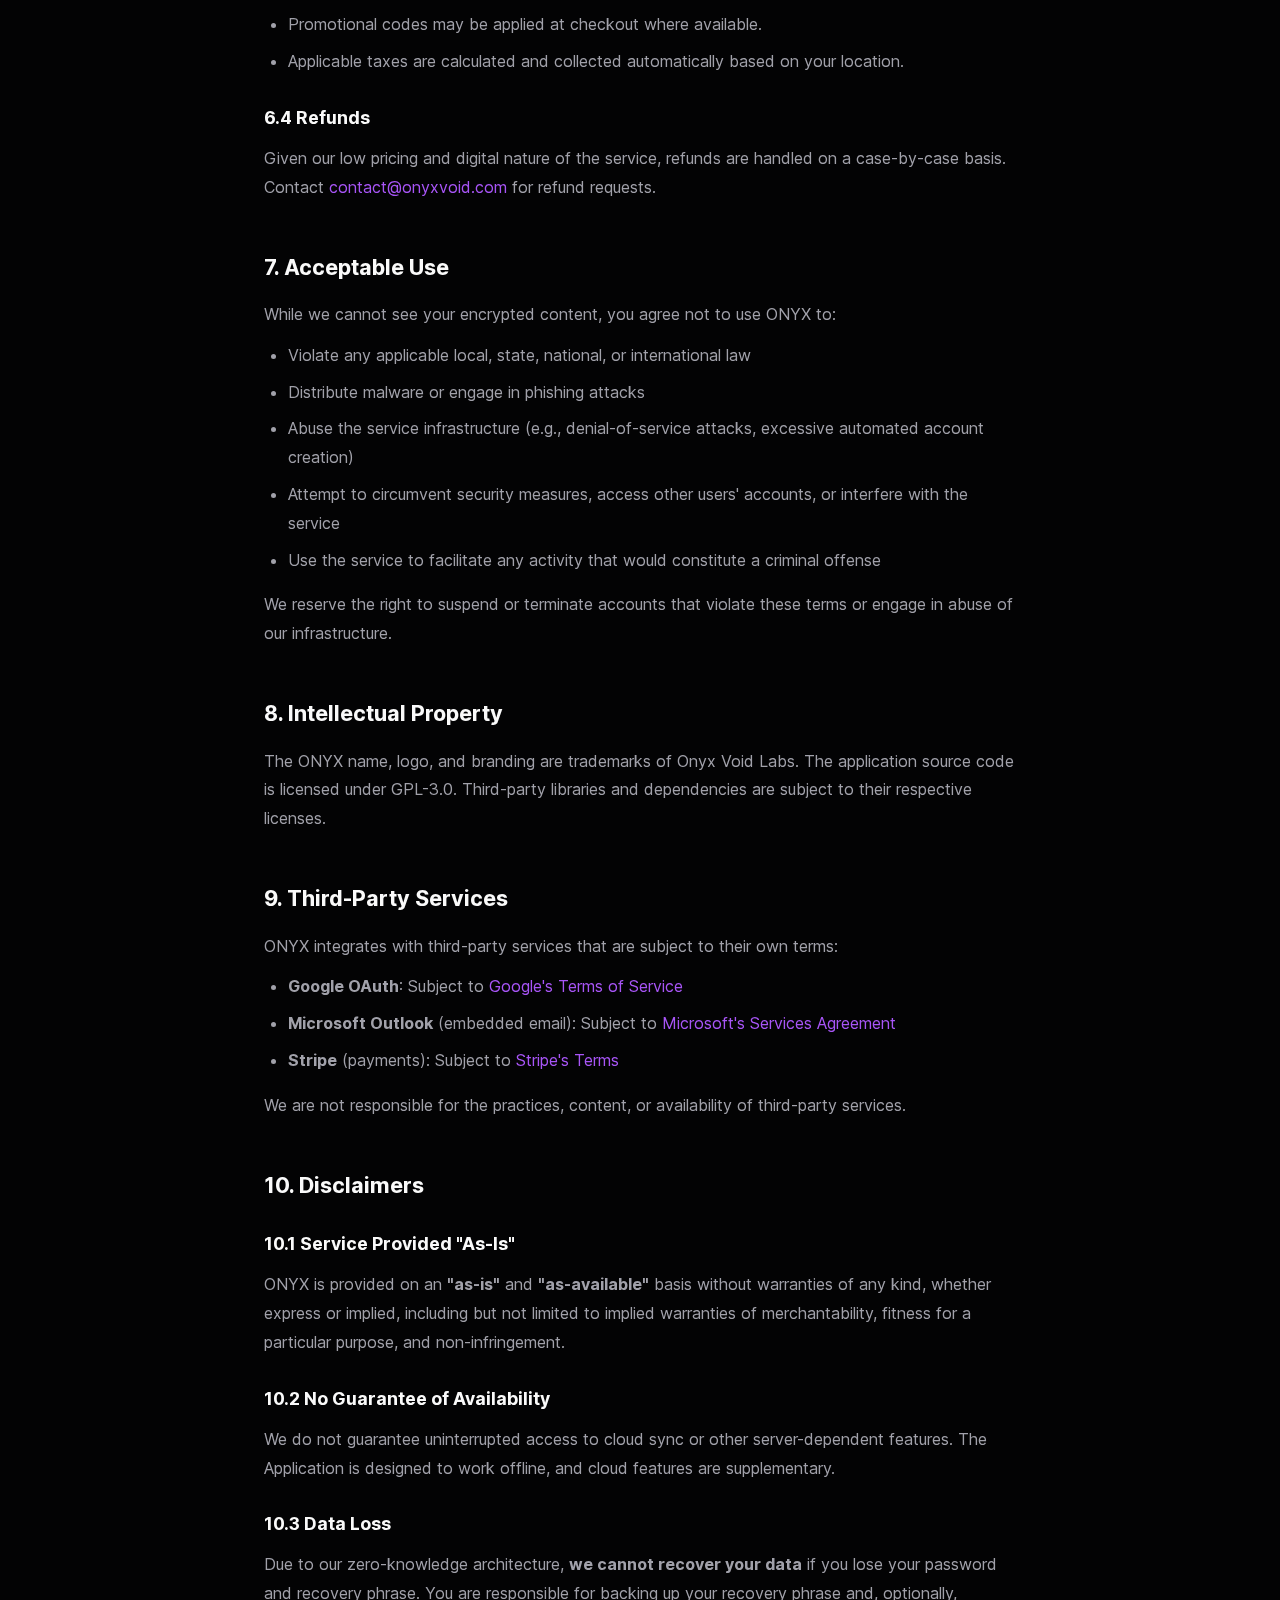
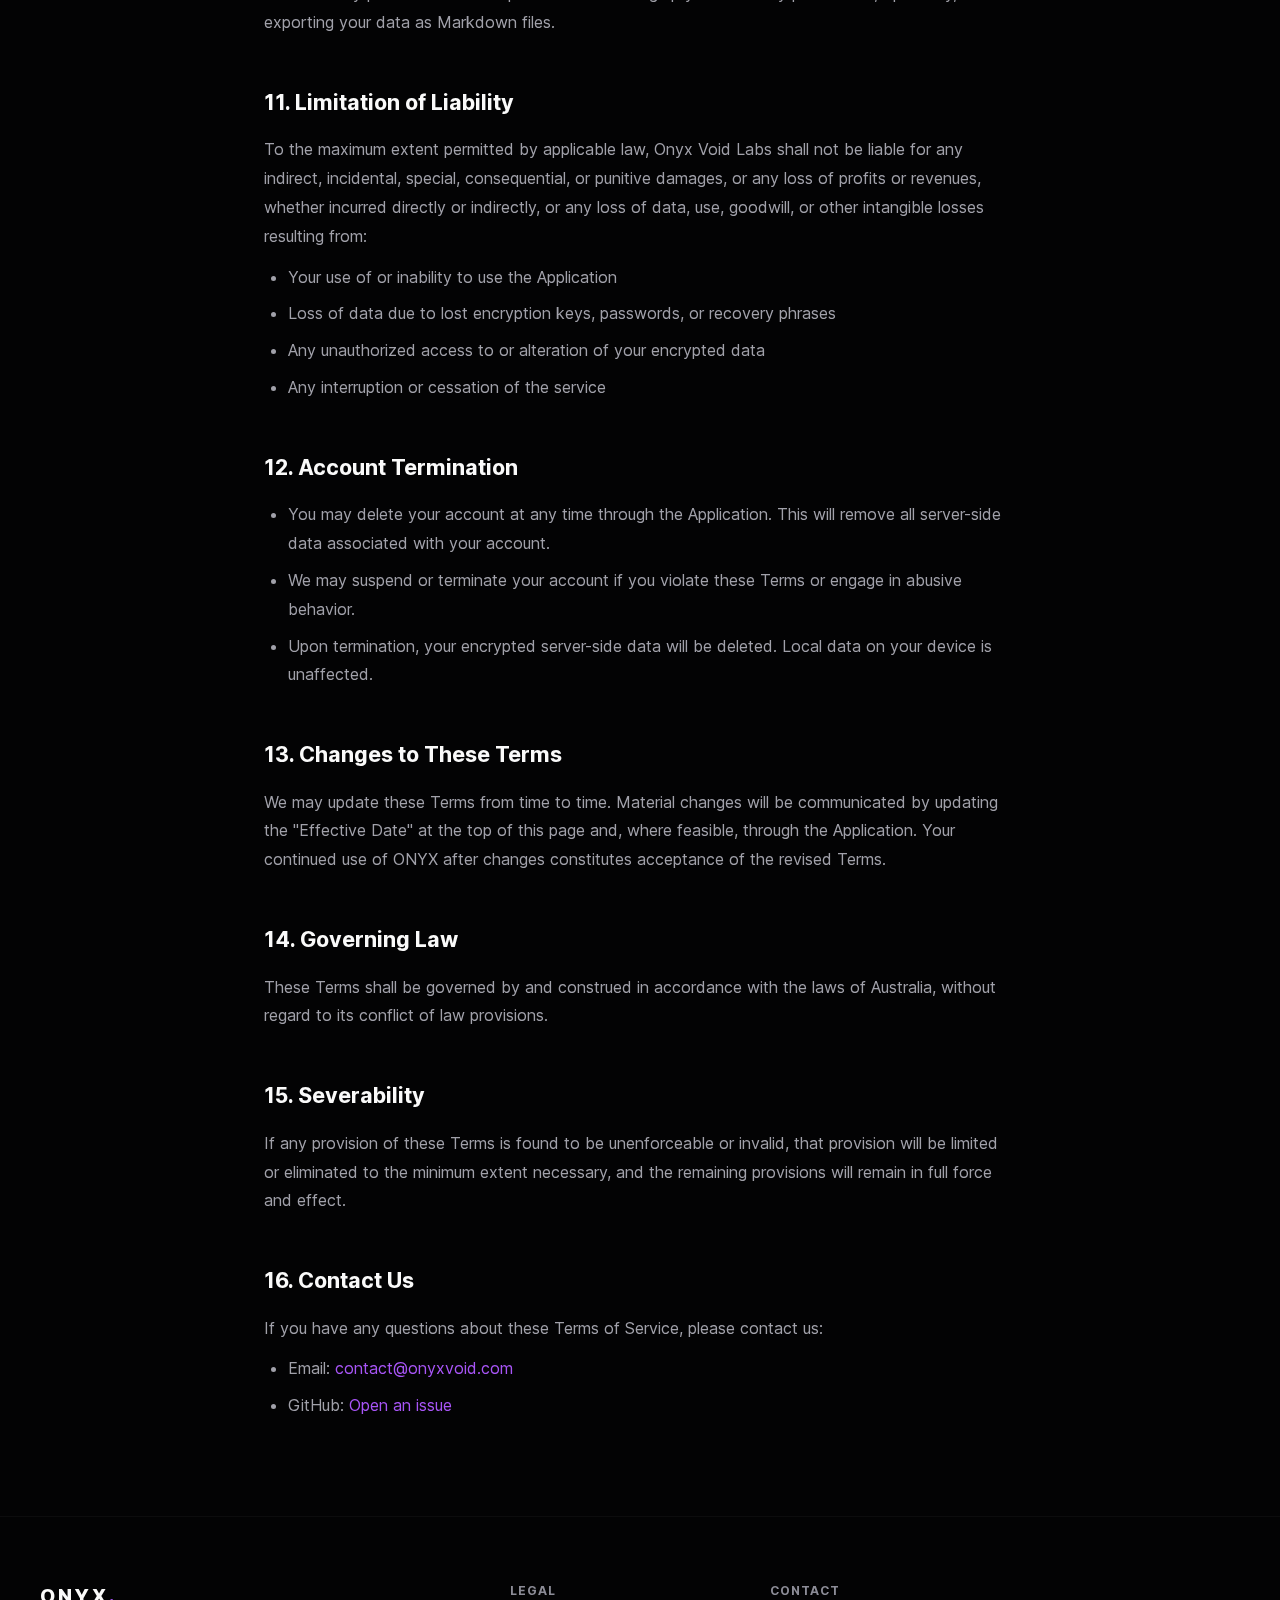
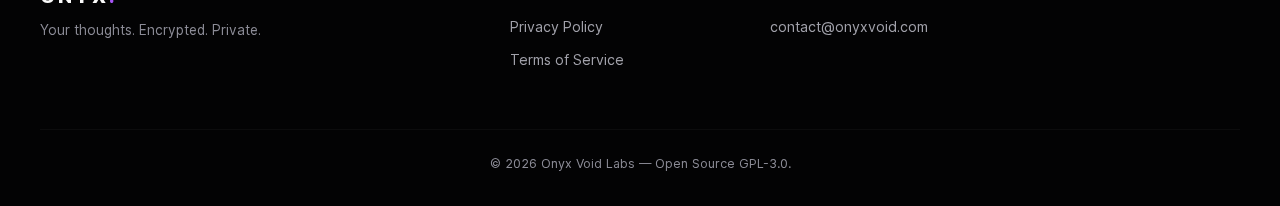
<file: terms.html>
<!DOCTYPE html>
<html lang="en">

<head>
    <meta charset="UTF-8">
    <meta name="viewport" content="width=device-width, initial-scale=1.0">
    <title>Terms of Service — ONYX</title>
    <meta name="description" content="Terms of Service for ONYX, the end-to-end encrypted notes app and vault by Onyx Void Labs.">
    <link rel="canonical" href="https://onyxvoid.com/terms">
    <link rel="icon" type="image/x-icon" href="assets/favicon.ico">
    <link rel="icon" type="image/png" sizes="96x96" href="assets/favicon-96x96.png">
    <link rel="icon" type="image/svg+xml" href="assets/favicon.svg">
    <link rel="apple-touch-icon" sizes="180x180" href="assets/apple-touch-icon.png">
    <link rel="manifest" href="assets/site.webmanifest">
    <link rel="preload" href="assets/fonts/inter-v13-latin-regular.woff2" as="font" type="font/woff2" crossorigin>
    <link rel="stylesheet" href="style.css">
</head>

<body>

    <!-- Ambient glow -->
    <div class="ambient" aria-hidden="true">
        <div class="orb orb-1"></div>
        <div class="orb orb-2"></div>
    </div>

    <!-- Nav -->
    <nav id="nav">
        <div class="nav-inner">
            <a href="/" class="logo">ONYX<span class="dot">.</span></a>
            <div class="nav-links">
                <a href="/#features">Features</a>
                <a href="/#security">Security</a>
                <a href="/#pricing">Pricing</a>
                <a href="https://github.com/Onyx-Void-Labs/onyx" target="_blank" rel="noopener">Source</a>
            </div>
            <a href="/#hero" class="btn btn-sm btn-primary nav-cta">Download</a>
        </div>
    </nav>

    <main>
        <article class="legal-page">
            <h1>Terms of Service</h1>
            <p class="effective-date">Effective Date: February 28, 2026</p>

            <div class="highlight-box">
                <p><strong>Summary —</strong> ONYX is open-source, end-to-end encrypted software. You own your data. We provide the service as-is. These terms govern your use of the ONYX application and associated cloud services.</p>
            </div>

            <h2>1. Acceptance of Terms</h2>
            <p>By downloading, installing, or using ONYX ("the Application") or any services provided by Onyx Void Labs ("we", "us", "our"), you agree to be bound by these Terms of Service ("Terms"). If you do not agree, do not use the Application.</p>

            <h2>2. Description of Service</h2>
            <p>ONYX is a local-first, end-to-end encrypted productivity application that includes:</p>
            <ul>
                <li>An encrypted notes editor with rich text, Markdown, and code support</li>
                <li>An encrypted password vault</li>
                <li>A calendar and task management system</li>
                <li>Flashcards with spaced repetition</li>
                <li>Encrypted cloud sync (optional)</li>
                <li>Encrypted file and photo storage (optional)</li>
                <li>LAN-based peer-to-peer device sync</li>
                <li>An embedded email client</li>
            </ul>
            <p>The Application operates primarily on your local device. Cloud features are optional and all cloud-stored data is encrypted on your device before transmission.</p>

            <h2>3. Open Source License</h2>
            <p>ONYX's source code is released under the <a href="https://github.com/Onyx-Void-Labs/onyx/blob/main/LICENSE" target="_blank" rel="noopener">GNU General Public License v3.0 (GPL-3.0)</a>. These Terms of Service govern your use of the hosted service and cloud infrastructure provided by Onyx Void Labs. The GPL-3.0 license continues to apply to the source code itself.</p>

            <h2>4. Accounts and Authentication</h2>
            <h3>4.1 Account Creation</h3>
            <p>To use cloud features, you must create an account. You may sign up using:</p>
            <ul>
                <li>Email and password</li>
                <li>A passkey (FIDO2/WebAuthn)</li>
                <li>Google OAuth</li>
                <li>Magic link or one-time passcode (OTP)</li>
            </ul>
            <p>Your email address is hashed on your device before being sent to our servers — we never store or see your plaintext email address.</p>

            <h3>4.2 Account Security</h3>
            <p>You are responsible for:</p>
            <ul>
                <li>Maintaining the confidentiality of your password and recovery phrase</li>
                <li>Safeguarding your master key and recovery key (BIP-39 mnemonic phrase)</li>
                <li>All activity that occurs under your account</li>
            </ul>

            <div class="highlight-box">
                <p><strong>Important:</strong> Due to our zero-knowledge architecture, we <strong>cannot</strong> reset your password or recover your data if you lose both your password and recovery phrase. You are solely responsible for storing your recovery phrase securely.</p>
            </div>

            <h2>5. Your Data and Privacy</h2>
            <h3>5.1 Ownership</h3>
            <p>You retain full ownership of all content you create, store, or transmit using ONYX. We claim no intellectual property rights over your data.</p>

            <h3>5.2 Zero-Knowledge Encryption</h3>
            <p>All your content is encrypted end-to-end with AES-256-GCM on your device. We cannot access, read, or decrypt your data. Our servers store only encrypted ciphertext.</p>

            <h3>5.3 Privacy</h3>
            <p>Your use of ONYX is also governed by our <a href="/privacy">Privacy Policy</a>, which details what minimal data we collect and how it is handled.</p>

            <h2>6. Subscriptions and Payments</h2>
            <h3>6.1 Plans</h3>
            <table>
                <thead>
                    <tr>
                        <th>Plan</th>
                        <th>Price (AUD/month)</th>
                        <th>Cloud Storage</th>
                    </tr>
                </thead>
                <tbody>
                    <tr>
                        <td>Starter</td>
                        <td>Free</td>
                        <td>1 GB</td>
                    </tr>
                    <tr>
                        <td>Basic</td>
                        <td>$1</td>
                        <td>25 GB</td>
                    </tr>
                    <tr>
                        <td>Pro</td>
                        <td>$2</td>
                        <td>50 GB</td>
                    </tr>
                    <tr>
                        <td>Ultra</td>
                        <td>$3</td>
                        <td>200 GB</td>
                    </tr>
                </tbody>
            </table>

            <h3>6.2 Payment Processing</h3>
            <p>All payments are processed by <strong>Stripe</strong>. We never handle, store, or have access to your raw payment card information. Stripe's services are subject to <a href="https://stripe.com/legal" target="_blank" rel="noopener">Stripe's Terms of Service</a> and <a href="https://stripe.com/privacy" target="_blank" rel="noopener">Privacy Policy</a>.</p>

            <h3>6.3 Billing</h3>
            <ul>
                <li>Paid subscriptions are billed monthly on a recurring basis.</li>
                <li>You may cancel your subscription at any time. Cancellation takes effect at the end of the current billing period.</li>
                <li>Promotional codes may be applied at checkout where available.</li>
                <li>Applicable taxes are calculated and collected automatically based on your location.</li>
            </ul>

            <h3>6.4 Refunds</h3>
            <p>Given our low pricing and digital nature of the service, refunds are handled on a case-by-case basis. Contact <a href="mailto:contact@onyxvoid.com">contact@onyxvoid.com</a> for refund requests.</p>

            <h2>7. Acceptable Use</h2>
            <p>While we cannot see your encrypted content, you agree not to use ONYX to:</p>
            <ul>
                <li>Violate any applicable local, state, national, or international law</li>
                <li>Distribute malware or engage in phishing attacks</li>
                <li>Abuse the service infrastructure (e.g., denial-of-service attacks, excessive automated account creation)</li>
                <li>Attempt to circumvent security measures, access other users' accounts, or interfere with the service</li>
                <li>Use the service to facilitate any activity that would constitute a criminal offense</li>
            </ul>
            <p>We reserve the right to suspend or terminate accounts that violate these terms or engage in abuse of our infrastructure.</p>

            <h2>8. Intellectual Property</h2>
            <p>The ONYX name, logo, and branding are trademarks of Onyx Void Labs. The application source code is licensed under GPL-3.0. Third-party libraries and dependencies are subject to their respective licenses.</p>

            <h2>9. Third-Party Services</h2>
            <p>ONYX integrates with third-party services that are subject to their own terms:</p>
            <ul>
                <li><strong>Google OAuth</strong>: Subject to <a href="https://policies.google.com/terms" target="_blank" rel="noopener">Google's Terms of Service</a></li>
                <li><strong>Microsoft Outlook</strong> (embedded email): Subject to <a href="https://www.microsoft.com/en-us/servicesagreement" target="_blank" rel="noopener">Microsoft's Services Agreement</a></li>
                <li><strong>Stripe</strong> (payments): Subject to <a href="https://stripe.com/legal" target="_blank" rel="noopener">Stripe's Terms</a></li>
            </ul>
            <p>We are not responsible for the practices, content, or availability of third-party services.</p>

            <h2>10. Disclaimers</h2>
            <h3>10.1 Service Provided "As-Is"</h3>
            <p>ONYX is provided on an <strong>"as-is"</strong> and <strong>"as-available"</strong> basis without warranties of any kind, whether express or implied, including but not limited to implied warranties of merchantability, fitness for a particular purpose, and non-infringement.</p>

            <h3>10.2 No Guarantee of Availability</h3>
            <p>We do not guarantee uninterrupted access to cloud sync or other server-dependent features. The Application is designed to work offline, and cloud features are supplementary.</p>

            <h3>10.3 Data Loss</h3>
            <p>Due to our zero-knowledge architecture, <strong>we cannot recover your data</strong> if you lose your password and recovery phrase. You are responsible for backing up your recovery phrase and, optionally, exporting your data as Markdown files.</p>

            <h2>11. Limitation of Liability</h2>
            <p>To the maximum extent permitted by applicable law, Onyx Void Labs shall not be liable for any indirect, incidental, special, consequential, or punitive damages, or any loss of profits or revenues, whether incurred directly or indirectly, or any loss of data, use, goodwill, or other intangible losses resulting from:</p>
            <ul>
                <li>Your use of or inability to use the Application</li>
                <li>Loss of data due to lost encryption keys, passwords, or recovery phrases</li>
                <li>Any unauthorized access to or alteration of your encrypted data</li>
                <li>Any interruption or cessation of the service</li>
            </ul>

            <h2>12. Account Termination</h2>
            <ul>
                <li>You may delete your account at any time through the Application. This will remove all server-side data associated with your account.</li>
                <li>We may suspend or terminate your account if you violate these Terms or engage in abusive behavior.</li>
                <li>Upon termination, your encrypted server-side data will be deleted. Local data on your device is unaffected.</li>
            </ul>

            <h2>13. Changes to These Terms</h2>
            <p>We may update these Terms from time to time. Material changes will be communicated by updating the "Effective Date" at the top of this page and, where feasible, through the Application. Your continued use of ONYX after changes constitutes acceptance of the revised Terms.</p>

            <h2>14. Governing Law</h2>
            <p>These Terms shall be governed by and construed in accordance with the laws of Australia, without regard to its conflict of law provisions.</p>

            <h2>15. Severability</h2>
            <p>If any provision of these Terms is found to be unenforceable or invalid, that provision will be limited or eliminated to the minimum extent necessary, and the remaining provisions will remain in full force and effect.</p>

            <h2>16. Contact Us</h2>
            <p>If you have any questions about these Terms of Service, please contact us:</p>
            <ul>
                <li>Email: <a href="mailto:contact@onyxvoid.com">contact@onyxvoid.com</a></li>
                <li>GitHub: <a href="https://github.com/Onyx-Void-Labs/onyx/issues" target="_blank" rel="noopener">Open an issue</a></li>
            </ul>
        </article>
    </main>

    <!-- ─── Footer ─── -->
    <footer>
        <div class="footer-inner">
            <div class="footer-brand">
                <span class="logo">ONYX<span class="dot">.</span></span>
                <p>Your thoughts. Encrypted. Private.</p>
            </div>
            <div class="footer-col">
                <h3>Legal</h3>
                <a href="/privacy">Privacy Policy</a>
                <a href="/terms">Terms of Service</a>
            </div>
            <div class="footer-col">
                <h3>Contact</h3>
                <a href="mailto:contact@onyxvoid.com">contact@onyxvoid.com</a>
            </div>
        </div>
        <div class="footer-bottom">
            <p>&copy; 2026 Onyx Void Labs &mdash; Open Source GPL-3.0.</p>
        </div>
    </footer>

    <script src="script.js" defer></script>
</body>

</html>
</file>
<file: style.css>
/* ───────────────────────────────────────────────
   ONYX Design System
   ─────────────────────────────────────────────── */

@font-face {
    font-family: 'Inter';
    font-style: normal;
    font-weight: 100 900;
    font-display: swap;
    src: url('./assets/fonts/inter-v13-latin-regular.woff2') format('woff2');
}

:root {
    --bg: #030304;
    --bg-card: #0a0a0c;
    --bg-card-hover: #0f0f12;
    --bg-elevated: #111114;
    --purple: #a855f7;
    --purple-dark: #7c3aed;
    --purple-glow: rgba(168, 85, 247, 0.15);
    --blue: #3b82f6;
    --green: #22c55e;
    --amber: #f59e0b;
    --cyan: #06b6d4;
    --text: #fafafa;
    --text-secondary: #a1a1aa;
    --text-muted: #8c8c97;
    --border: rgba(255, 255, 255, 0.04);
    --border-hover: rgba(255, 255, 255, 0.08);
    --radius: 16px;
    --radius-sm: 10px;
    --radius-lg: 24px;
    --transition: 0.3s cubic-bezier(0.4, 0, 0.2, 1);
}

*,
*::before,
*::after {
    margin: 0;
    padding: 0;
    box-sizing: border-box;
}

html {
    scroll-behavior: smooth;
    -webkit-font-smoothing: antialiased;
    -moz-osx-font-smoothing: grayscale;
}

body {
    background: var(--bg);
    color: var(--text);
    font-family: 'Inter', -apple-system, BlinkMacSystemFont, 'Segoe UI', sans-serif;
    line-height: 1.6;
    overflow-x: hidden;
}

/* ─── Ambient Glow ─── */
.ambient {
    position: fixed;
    top: 0;
    left: 0;
    width: 100%;
    height: 100%;
    z-index: -1;
    overflow: hidden;
    pointer-events: none;
}

.orb {
    position: absolute;
    border-radius: 50%;
    filter: blur(120px);
    opacity: 0.07;
}

.orb-1 {
    top: -20%;
    right: -10%;
    width: 60vw;
    height: 60vw;
    background: var(--purple);
    animation: float 20s ease-in-out infinite;
}

.orb-2 {
    bottom: -30%;
    left: -15%;
    width: 50vw;
    height: 50vw;
    background: var(--purple-dark);
    animation: float 25s ease-in-out infinite reverse;
}

@keyframes float {

    0%,
    100% {
        transform: translate(0, 0) scale(1);
    }

    33% {
        transform: translate(30px, -20px) scale(1.05);
    }

    66% {
        transform: translate(-20px, 15px) scale(0.95);
    }
}

/* ─── Reveal Animation ─── */
.reveal {
    opacity: 0;
    transform: translateY(30px);
    transition: opacity 0.7s var(--transition), transform 0.7s var(--transition);
}

.reveal.visible {
    opacity: 1;
    transform: translateY(0);
}

/* ─── Nav ─── */
nav {
    position: fixed;
    top: 0;
    left: 0;
    width: 100%;
    z-index: 1000;
    padding: 0 24px;
    transition: background var(--transition), border-color var(--transition);
    border-bottom: 1px solid transparent;
}

nav.scrolled {
    background: rgba(3, 3, 4, 0.85);
    backdrop-filter: blur(20px) saturate(180%);
    -webkit-backdrop-filter: blur(20px) saturate(180%);
    border-bottom-color: var(--border);
}

.nav-inner {
    max-width: 1200px;
    margin: 0 auto;
    display: flex;
    align-items: center;
    justify-content: space-between;
    height: 64px;
}

.logo {
    font-weight: 800;
    font-size: 1.35rem;
    letter-spacing: 3px;
    color: var(--text);
    text-decoration: none;
}

.logo .dot {
    color: var(--purple);
}

.nav-links {
    display: flex;
    align-items: center;
    gap: 32px;
}

.nav-links a {
    color: var(--text-secondary);
    text-decoration: none;
    font-size: 0.875rem;
    font-weight: 500;
    transition: color var(--transition);
}

.nav-links a:hover {
    color: var(--text);
}

.nav-cta {
    display: none;
}

nav.scrolled .nav-cta {
    display: inline-flex;
}

.nav-toggle {
    display: none;
    flex-direction: column;
    gap: 5px;
    background: none;
    border: none;
    cursor: pointer;
    padding: 4px;
}

.nav-toggle span {
    display: block;
    width: 22px;
    height: 2px;
    background: var(--text-secondary);
    border-radius: 2px;
    transition: var(--transition);
}

/* ─── Buttons ─── */
.btn {
    display: inline-flex;
    align-items: center;
    gap: 10px;
    padding: 12px 24px;
    border-radius: var(--radius-sm);
    font-weight: 600;
    font-size: 0.9rem;
    text-decoration: none;
    transition: all var(--transition);
    cursor: pointer;
    border: none;
    font-family: inherit;
}

.btn-lg {
    padding: 16px 32px;
    font-size: 1rem;
    border-radius: 14px;
}

.btn-sm {
    padding: 8px 18px;
    font-size: 0.8rem;
}

.btn-primary {
    background: linear-gradient(135deg, var(--purple-dark), var(--purple));
    color: #fff;
    box-shadow: 0 0 30px rgba(168, 85, 247, 0.2);
}

.btn-primary:hover {
    transform: translateY(-2px);
    box-shadow: 0 0 40px rgba(168, 85, 247, 0.35);
}

.btn-ghost {
    background: var(--bg-card);
    color: var(--text);
    border: 1px solid var(--border-hover);
}

.btn-ghost:hover {
    background: var(--bg-card-hover);
    border-color: rgba(255, 255, 255, 0.12);
    transform: translateY(-2px);
}

.btn-block {
    width: 100%;
    justify-content: center;
}

/* ─── Gradient Text ─── */
.gradient {
    background: linear-gradient(135deg, var(--purple), #c084fc, var(--purple-dark));
    -webkit-background-clip: text;
    background-clip: text;
    -webkit-text-fill-color: transparent;
}

/* ─── Hero ─── */
.hero {
    max-width: 800px;
    margin: 0 auto;
    padding: 160px 24px 80px;
    text-align: center;
}

.hero-badge {
    display: inline-flex;
    align-items: center;
    gap: 8px;
    padding: 8px 18px;
    border-radius: 100px;
    border: 1px solid rgba(168, 85, 247, 0.2);
    background: rgba(168, 85, 247, 0.06);
    color: var(--purple);
    font-size: 0.8rem;
    font-weight: 600;
    letter-spacing: 0.3px;
    margin-bottom: 32px;
}

.hero h1 {
    font-size: clamp(2.8rem, 7vw, 4.5rem);
    font-weight: 800;
    line-height: 1.08;
    letter-spacing: -0.03em;
    margin-bottom: 24px;
}

.hero-sub {
    font-size: 1.15rem;
    color: var(--text-secondary);
    max-width: 560px;
    margin: 0 auto 40px;
    line-height: 1.7;
}

.hero-cta {
    display: flex;
    gap: 14px;
    justify-content: center;
    flex-wrap: wrap;
    margin-bottom: 24px;
}

.hero-platforms {
    font-size: 0.8rem;
    color: var(--text-muted);
}

.hero-platforms a {
    color: var(--text-secondary);
    text-decoration: none;
    border-bottom: 1px solid rgba(255, 255, 255, 0.1);
    transition: color var(--transition);
}

.hero-platforms a:hover {
    color: var(--purple);
}

.hero-platforms .muted {
    color: var(--text-muted);
}

.hero-platforms em {
    font-style: normal;
    color: var(--text-muted);
}

/* ─── App Preview ─── */
.preview {
    max-width: 1000px;
    margin: 0 auto 120px;
    padding: 0 24px;
}

.preview-window {
    background: var(--bg-card);
    border-radius: var(--radius-lg);
    border: 1px solid var(--border);
    overflow: hidden;
    box-shadow:
        0 0 0 1px rgba(255, 255, 255, 0.02),
        0 30px 80px -20px rgba(0, 0, 0, 0.7),
        0 0 60px rgba(168, 85, 247, 0.04);
}

.pw-bar {
    display: flex;
    align-items: center;
    gap: 16px;
    padding: 12px 16px;
    border-bottom: 1px solid var(--border);
    background: rgba(255, 255, 255, 0.01);
}

.pw-dots {
    display: flex;
    gap: 7px;
}

.pw-dots span {
    width: 11px;
    height: 11px;
    border-radius: 50%;
}

.pw-dots span:nth-child(1) {
    background: #ff5f56;
}

.pw-dots span:nth-child(2) {
    background: #ffbd2e;
}

.pw-dots span:nth-child(3) {
    background: #27c93f;
}

.pw-tabs {
    display: flex;
    gap: 4px;
    margin-left: 8px;
}

.pw-tab {
    display: inline-flex;
    align-items: center;
    gap: 6px;
    padding: 5px 12px;
    border-radius: 6px;
    font-size: 0.7rem;
    font-weight: 500;
    color: var(--text-muted);
    cursor: pointer;
    transition: var(--transition);
}

.pw-tab.active {
    background: rgba(168, 85, 247, 0.1);
    color: var(--purple);
}

.pw-tab[data-color="blue"].active {
    background: rgba(59, 130, 246, 0.1);
    color: var(--blue);
}

.pw-tab[data-color="green"].active {
    background: rgba(34, 197, 94, 0.1);
    color: var(--green);
}

.pw-tab[data-color="amber"].active {
    background: rgba(245, 158, 11, 0.1);
    color: var(--amber);
}

.pw-body {
    position: relative;
    min-height: 320px;
    overflow: hidden;
    border-radius: 0 0 var(--radius) var(--radius);
}

.pw-slide {
    display: none;
    width: 100%;
    height: auto;
}

.pw-slide.active {
    display: block;
    animation: fadeIn 0.3s ease;
}

@keyframes fadeIn {
    from {
        opacity: 0;
    }

    to {
        opacity: 1;
    }
}

.pw-sidebar {
    width: 200px;
    border-right: 1px solid var(--border);
    padding: 16px 12px;
    flex-shrink: 0;
}

.pw-search {
    display: flex;
    align-items: center;
    gap: 8px;
    padding: 8px 10px;
    border-radius: 8px;
    background: rgba(255, 255, 255, 0.03);
    color: var(--text-muted);
    font-size: 0.75rem;
    margin-bottom: 16px;
}

.pw-item {
    padding: 7px 10px;
    border-radius: 6px;
    font-size: 0.78rem;
    color: var(--text-secondary);
    margin-bottom: 2px;
    cursor: default;
}

.pw-item.active {
    background: rgba(168, 85, 247, 0.08);
    color: var(--text);
}

.pw-item.dim {
    color: var(--text-muted);
}

.pw-editor {
    flex: 1;
    padding: 28px 32px;
}

.pw-title {
    font-size: 1.6rem;
    font-weight: 700;
    color: var(--text);
    margin-bottom: 16px;
}

.pw-line {
    font-size: 0.85rem;
    color: var(--text-secondary);
    margin-bottom: 8px;
    line-height: 1.7;
}

.pw-line.dim {
    color: var(--text-muted);
}

.pw-line.w80 {
    max-width: 80%;
}

.pw-line.w70 {
    max-width: 70%;
}

.pw-line.w60 {
    max-width: 60%;
}

.pw-line.w40 {
    max-width: 40%;
}

.pw-line.spacer {
    height: 12px;
}

.pw-line strong {
    color: var(--purple);
    font-weight: 600;
}

.pw-cursor {
    width: 2px;
    height: 18px;
    background: var(--purple);
    border-radius: 1px;
    margin-top: 4px;
    animation: blink 1.2s infinite;
}

@keyframes blink {

    0%,
    100% {
        opacity: 1;
    }

    50% {
        opacity: 0;
    }
}

/* ─── Sections ─── */
.section {
    max-width: 1200px;
    margin: 0 auto;
    padding: 100px 24px;
}

.section-dark {
    position: relative;
}

.section-dark::before {
    content: '';
    position: absolute;
    inset: 0;
    left: 50%;
    transform: translateX(-50%);
    width: 100vw;
    background: rgba(255, 255, 255, 0.01);
    border-top: 1px solid var(--border);
    border-bottom: 1px solid var(--border);
    z-index: -1;
}

.section-header {
    text-align: center;
    margin-bottom: 64px;
}

.section-header h2 {
    font-size: clamp(2rem, 4vw, 2.8rem);
    font-weight: 700;
    letter-spacing: -0.02em;
    margin-bottom: 16px;
}

.section-header p {
    font-size: 1.05rem;
    color: var(--text-secondary);
    max-width: 520px;
    margin: 0 auto;
}

/* ─── Features Grid ─── */
.features-grid {
    display: grid;
    grid-template-columns: repeat(3, 1fr);
    gap: 20px;
}

.f-card {
    background: var(--bg-card);
    border: 1px solid var(--border);
    border-radius: var(--radius);
    padding: 28px;
    transition: all var(--transition);
    position: relative;
    overflow: hidden;
}

.f-card::before {
    content: '';
    position: absolute;
    top: 0;
    left: 0;
    right: 0;
    height: 2px;
    background: linear-gradient(90deg, transparent, var(--accent), transparent);
    opacity: 0;
    transition: opacity var(--transition);
}

.f-card:hover {
    border-color: var(--border-hover);
    transform: translateY(-4px);
    background: var(--bg-card-hover);
}

.f-card:hover::before {
    opacity: 1;
}

.f-icon {
    width: 44px;
    height: 44px;
    border-radius: 12px;
    display: flex;
    align-items: center;
    justify-content: center;
    background: rgba(168, 85, 247, 0.06);
    border: 1px solid rgba(168, 85, 247, 0.1);
    color: var(--accent, var(--purple));
    margin-bottom: 18px;
}

.f-card h3 {
    font-size: 1.15rem;
    font-weight: 700;
    margin-bottom: 8px;
    letter-spacing: -0.01em;
}

.f-card p {
    font-size: 0.88rem;
    color: var(--text-secondary);
    line-height: 1.6;
    margin-bottom: 16px;
}



.f-status {
    display: inline-block;
    font-size: 0.7rem;
    font-weight: 600;
    letter-spacing: 0.5px;
    padding: 4px 12px;
    border-radius: 100px;
    text-transform: uppercase;
}

.f-status.live {
    background: rgba(34, 197, 94, 0.08);
    color: var(--green);
    border: 1px solid rgba(34, 197, 94, 0.15);
}

.f-status.soon {
    background: rgba(168, 85, 247, 0.06);
    color: var(--purple);
    border: 1px solid rgba(168, 85, 247, 0.12);
}

/* ─── Security Grid ─── */
.security-grid {
    display: grid;
    grid-template-columns: repeat(2, 1fr);
    gap: 20px;
}

.s-card {
    background: var(--bg-card);
    border: 1px solid var(--border);
    border-radius: var(--radius);
    padding: 32px;
    transition: all var(--transition);
}

.s-card:hover {
    border-color: var(--border-hover);
    transform: translateY(-3px);
}

.s-icon {
    width: 52px;
    height: 52px;
    border-radius: 14px;
    display: flex;
    align-items: center;
    justify-content: center;
    background: rgba(168, 85, 247, 0.06);
    border: 1px solid rgba(168, 85, 247, 0.1);
    margin-bottom: 20px;
}

.s-card h3 {
    font-size: 1.2rem;
    font-weight: 700;
    margin-bottom: 10px;
}

.s-card p {
    font-size: 0.9rem;
    color: var(--text-secondary);
    line-height: 1.7;
}

/* ─── Pricing Grid ─── */
.pricing-grid {
    display: grid;
    grid-template-columns: repeat(4, 1fr);
    gap: 20px;
    align-items: start;
}

/* Per-card plan colors — Starter=zinc, Basic=emerald, Pro=blue, Ultra=purple */
.p-card[style*="--plan-color: #a1a1aa"] {
    border-color: rgba(161, 161, 170, 0.25);
}

.p-card[style*="--plan-color: #34d399"] {
    border-color: rgba(52, 211, 153, 0.25);
}

.p-card[style*="--plan-color: #60a5fa"] {
    border-color: rgba(96, 165, 250, 0.25);
}

.p-card[style*="--plan-color: #a855f7"] {
    border-color: rgba(168, 85, 247, 0.25);
}

.p-card {
    background: var(--bg-card);
    border: 2px solid rgba(255, 255, 255, 0.08);
    /* Thicker border */
    border-radius: var(--radius);
    padding: 32px 24px;
    transition: all var(--transition);
    position: relative;
    overflow: hidden;
}

/* Remove the top line */
/* .p-card::before { ... } */

.p-card:hover {
    transform: translateY(-4px);
    box-shadow: 0 8px 30px rgba(0, 0, 0, 0.3);
    /* Border color change happens via specific selectors below */
}

/* Thicker hover borders */
.p-card[style*="--plan-color: #a1a1aa"]:hover {
    border-color: rgba(161, 161, 170, 0.45);
    box-shadow: 0 8px 30px rgba(0, 0, 0, 0.3), 0 0 20px rgba(161, 161, 170, 0.08);
}

.p-card[style*="--plan-color: #34d399"]:hover {
    border-color: rgba(52, 211, 153, 0.45);
    box-shadow: 0 8px 30px rgba(0, 0, 0, 0.3), 0 0 20px rgba(52, 211, 153, 0.08);
}

.p-card[style*="--plan-color: #60a5fa"]:hover {
    border-color: rgba(96, 165, 250, 0.45);
    box-shadow: 0 8px 30px rgba(0, 0, 0, 0.3), 0 0 20px rgba(96, 165, 250, 0.08);
}

.p-card[style*="--plan-color: #a855f7"]:hover {
    border-color: rgba(168, 85, 247, 0.45);
    box-shadow: 0 8px 30px rgba(0, 0, 0, 0.3), 0 0 20px rgba(168, 85, 247, 0.08);
}

.p-card.featured {
    border-color: rgba(168, 85, 247, 0.35);
    background: linear-gradient(180deg, rgba(168, 85, 247, 0.06) 0%, var(--bg-card) 60%);
    box-shadow: 0 0 40px rgba(168, 85, 247, 0.08);
    padding-top: 28px;
}

.p-card.featured:hover {
    border-color: rgba(168, 85, 247, 0.55);
    box-shadow: 0 8px 30px rgba(0, 0, 0, 0.3),
        0 0 30px rgba(168, 85, 247, 0.15);
}

/* .p-card.featured::before {
    background: linear-gradient(90deg, var(--purple-dark), var(--purple));
    height: 3px;
} */

.p-badge {
    display: inline-block;
    background: linear-gradient(135deg, var(--purple-dark), var(--purple));
    color: #fff;
    font-size: 0.65rem;
    font-weight: 700;
    letter-spacing: 0.8px;
    text-transform: uppercase;
    padding: 4px 14px;
    border-radius: 100px;
    /* margin-bottom removed for flex layout */
}

.p-icon-wrap {
    width: 40px;
    height: 40px;
    border-radius: 10px;
    display: flex;
    align-items: center;
    justify-content: center;
    background: var(--plan-glow, rgba(168, 85, 247, 0.1));
    border: 1px solid color-mix(in srgb, var(--plan-color) 15%, transparent);
    color: var(--plan-color, var(--purple));
    margin-bottom: 16px;
}

.p-card h3 {
    font-size: 1.15rem;
    font-weight: 700;
    margin-bottom: 8px;
    color: var(--plan-color, var(--text));
}

.p-price {
    font-size: 2.5rem;
    font-weight: 800;
    margin-bottom: 4px;
    letter-spacing: -0.03em;
}

.p-price span {
    font-size: 0.85rem;
    font-weight: 500;
    color: var(--text-muted);
}

.p-desc {
    font-size: 0.85rem;
    color: var(--text-muted);
    margin-bottom: 24px;
}

.p-features {
    list-style: none;
    margin-bottom: 28px;
}

.p-features li {
    position: relative;
    padding-left: 22px;
    font-size: 0.85rem;
    color: var(--text-secondary);
    margin-bottom: 10px;
}

.p-features li::before {
    content: '';
    position: absolute;
    left: 0;
    top: 7px;
    width: 8px;
    height: 8px;
    border-radius: 50%;
    background: var(--plan-color, var(--purple));
    opacity: 0.4;
}

.p-card.featured .p-features li::before {
    opacity: 0.8;
}

/* ─── Roadmap Timeline ─── */
.timeline {
    max-width: 600px;
    margin: 0 auto;
    position: relative;
}

.timeline::before {
    content: '';
    position: absolute;
    left: 15px;
    top: 0;
    bottom: 0;
    width: 2px;
    background: linear-gradient(180deg, var(--purple), rgba(168, 85, 247, 0.1));
    border-radius: 1px;
}

.tl-item {
    display: flex;
    gap: 24px;
    padding-bottom: 40px;
    position: relative;
}

.tl-item:last-child {
    padding-bottom: 0;
}

.tl-dot {
    width: 32px;
    height: 32px;
    border-radius: 50%;
    background: var(--bg-card);
    border: 2px solid var(--text-muted);
    flex-shrink: 0;
    position: relative;
    z-index: 1;
    transition: var(--transition);
}

.tl-dot.active {
    border-color: var(--purple);
    box-shadow: 0 0 16px rgba(168, 85, 247, 0.3);
}

.tl-dot.active::before {
    content: '';
    position: absolute;
    inset: 5px;
    border-radius: 50%;
    background: var(--purple);
}

.tl-content {
    padding-top: 4px;
}

.tl-label {
    display: inline-block;
    font-size: 0.7rem;
    font-weight: 600;
    letter-spacing: 0.8px;
    text-transform: uppercase;
    color: var(--text-muted);
    margin-bottom: 4px;
}

.tl-label.current {
    color: var(--purple);
}

.tl-content h3 {
    font-size: 1.15rem;
    font-weight: 700;
    margin-bottom: 6px;
}

.tl-content p {
    font-size: 0.88rem;
    color: var(--text-secondary);
    line-height: 1.6;
}

/* ─── Footer ─── */
footer {
    border-top: 1px solid var(--border);
    padding: 64px 24px 32px;
}

.footer-inner {
    max-width: 1200px;
    margin: 0 auto;
    display: grid;
    grid-template-columns: 2fr 1fr 1fr 1fr;
    gap: 48px;
}

.footer-brand .logo {
    font-size: 1.2rem;
    display: inline-block;
    margin-bottom: 8px;
}

.footer-brand>p {
    font-size: 0.85rem;
    color: var(--text-muted);
    margin-bottom: 20px;
}

.footer-socials {
    display: flex;
    gap: 12px;
}

.footer-socials a {
    width: 36px;
    height: 36px;
    display: flex;
    align-items: center;
    justify-content: center;
    border-radius: 10px;
    background: var(--bg-card);
    border: 1px solid var(--border);
    color: var(--text-muted);
    transition: all var(--transition);
}

.footer-socials a:hover {
    color: var(--text);
    border-color: var(--border-hover);
    transform: translateY(-2px);
}

.footer-col h3 {
    font-size: 0.75rem;
    font-weight: 700;
    letter-spacing: 1px;
    text-transform: uppercase;
    color: var(--text-muted);
    margin-bottom: 16px;
}

.footer-col a {
    display: block;
    font-size: 0.88rem;
    color: var(--text-secondary);
    text-decoration: none;
    margin-bottom: 10px;
    transition: color var(--transition);
}

.footer-col a:hover {
    color: var(--text);
}

.footer-bottom {
    max-width: 1200px;
    margin: 48px auto 0;
    padding-top: 24px;
    border-top: 1px solid var(--border);
    text-align: center;
}

.footer-bottom p {
    font-size: 0.78rem;
    color: var(--text-muted);
}

/* ─── Responsive ─── */
@media (max-width: 1024px) {
    .pricing-grid {
        grid-template-columns: repeat(2, 1fr);
    }

    .footer-inner {
        grid-template-columns: 1fr 1fr;
    }
}

@media (max-width: 768px) {
    .nav-links {
        display: none;
        position: fixed;
        top: 64px;
        left: 0;
        right: 0;
        background: rgba(3, 3, 4, 0.97);
        backdrop-filter: blur(20px);
        -webkit-backdrop-filter: blur(20px);
        flex-direction: column;
        padding: 24px;
        gap: 0;
        border-bottom: 1px solid var(--border);
    }

    .nav-links.open {
        display: flex;
    }

    .nav-links a {
        padding: 12px 0;
        font-size: 1rem;
        border-bottom: 1px solid var(--border);
    }

    .nav-toggle {
        display: flex;
    }

    .nav-cta {
        display: none !important;
    }

    .features-grid {
        grid-template-columns: 1fr;
    }

    .security-grid {
        grid-template-columns: 1fr;
    }

    .pricing-grid {
        grid-template-columns: 1fr;
    }

    .preview-window {
        border-radius: var(--radius);
    }

    .pw-tabs {
        display: none;
    }

    .pw-sidebar {
        display: none;
    }

    .pw-body {
        min-height: 220px;
    }

    .footer-inner {
        grid-template-columns: 1fr;
        gap: 32px;
    }

    .hero {
        padding-top: 120px;
    }

    .hero h1 {
        font-size: 2.4rem;
    }

    .hero-sub {
        font-size: 1rem;
    }

    .section {
        padding: 64px 20px;
    }
}

@media (max-width: 480px) {
    .hero-cta {
        flex-direction: column;
        align-items: stretch;
    }

    .hero-cta .btn-lg {
        justify-content: center;
    }

    .hero h1 {
        font-size: 2rem;
    }
}

/* Utility Classes for Strict CSP */
.mb-40 {
    margin-bottom: 40px;
}

.mb-0 {
    margin-bottom: 0;
}

.demo-container-layout {
    height: 100%;
    display: flex;
    flex-direction: column;
}

.enterprise-header-layout {
    display: flex;
    justify-content: space-between;
    align-items: flex-start;
    margin-bottom: 16px;
}

/* Dynamic Accent Colors */
.accent-purple {
    --accent: var(--purple-dark, #a855f7);
}

.accent-cyan {
    --accent: var(--cyan, #06b6d4);
}

.accent-blue {
    --accent: var(--blue, #3b82f6);
}

.accent-green {
    --accent: var(--green, #22c55e);
}

.accent-amber {
    --accent: var(--amber, #f59e0b);
}

/* Plan Colors */
.plan-basic {
    --plan-color: #a1a1aa;
    --plan-glow: rgba(161, 161, 170, 0.15);
}

.plan-pro {
    --plan-color: #34d399;
    --plan-glow: rgba(52, 211, 153, 0.15);
}

.plan-lifetime {
    --plan-color: #60a5fa;
    --plan-glow: rgba(96, 165, 250, 0.15);
}

.plan-enterprise {
    --plan-color: #a855f7;
    --plan-glow: rgba(168, 85, 247, 0.2);
}

.demo-iframe {
    width: 100%;
    height: 600px;
    border: none;
    border-radius: 12px;
}

/* ─── Legal Pages ─── */
.legal-page {
    max-width: 800px;
    margin: 0 auto;
    padding: 140px 24px 80px;
}

.legal-page h1 {
    font-size: 2.5rem;
    margin-bottom: 8px;
}

.legal-page .effective-date {
    color: var(--text-muted);
    margin-bottom: 48px;
    font-size: 0.95rem;
}

.legal-page h2 {
    font-size: 1.35rem;
    margin-top: 48px;
    margin-bottom: 16px;
    color: var(--text);
}

.legal-page h3 {
    font-size: 1.1rem;
    margin-top: 28px;
    margin-bottom: 12px;
    color: var(--text);
}

.legal-page p,
.legal-page li {
    color: var(--text-secondary);
    line-height: 1.8;
    margin-bottom: 12px;
}

.legal-page ul,
.legal-page ol {
    padding-left: 24px;
    margin-bottom: 16px;
}

.legal-page li {
    margin-bottom: 8px;
}

.legal-page a {
    color: var(--purple);
    text-decoration: none;
}

.legal-page a:hover {
    text-decoration: underline;
}

.legal-page table {
    width: 100%;
    border-collapse: collapse;
    margin: 16px 0 24px;
}

.legal-page th,
.legal-page td {
    text-align: left;
    padding: 12px 16px;
    border-bottom: 1px solid var(--border);
    color: var(--text-secondary);
    font-size: 0.95rem;
}

.legal-page th {
    color: var(--text);
    font-weight: 600;
}

.legal-page .highlight-box {
    background: var(--bg-card);
    border: 1px solid var(--border);
    border-radius: var(--radius-sm);
    padding: 20px 24px;
    margin: 24px 0;
}

.legal-page .highlight-box p {
    margin-bottom: 0;
}
</file>
